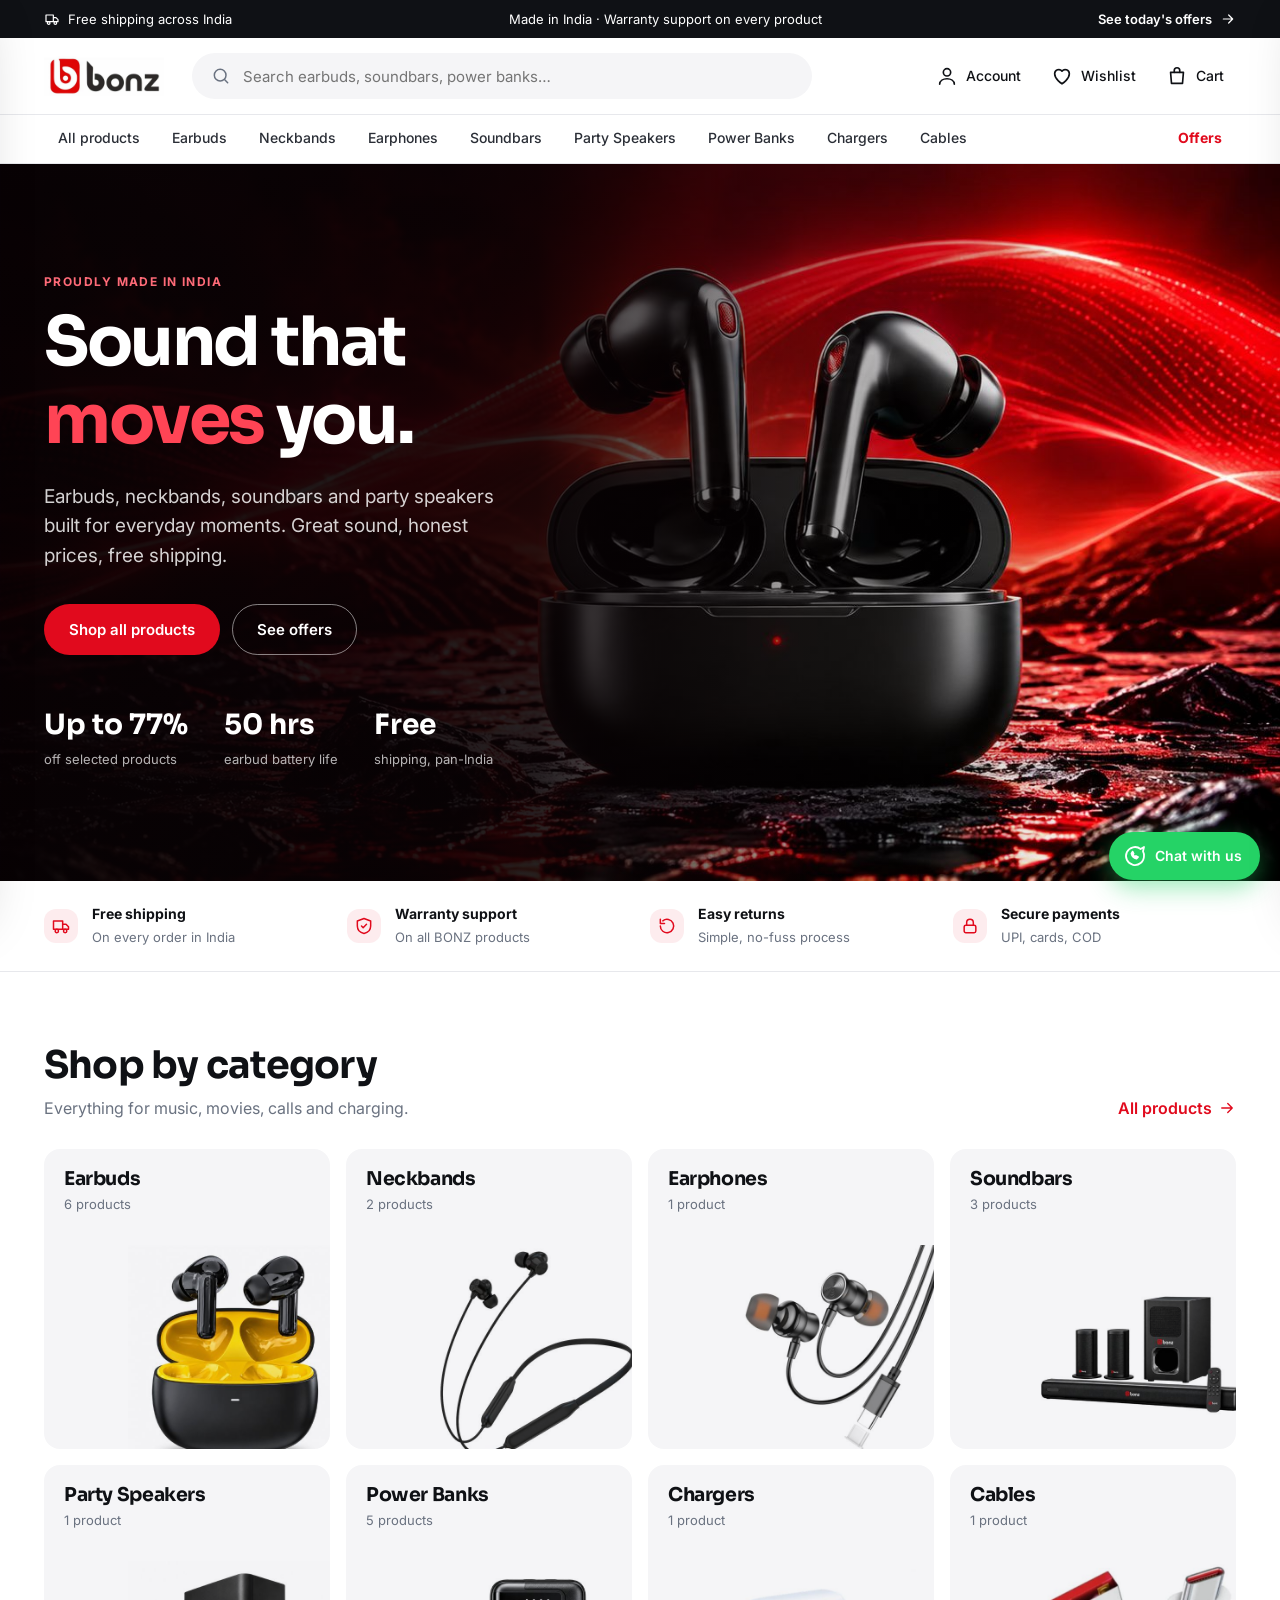
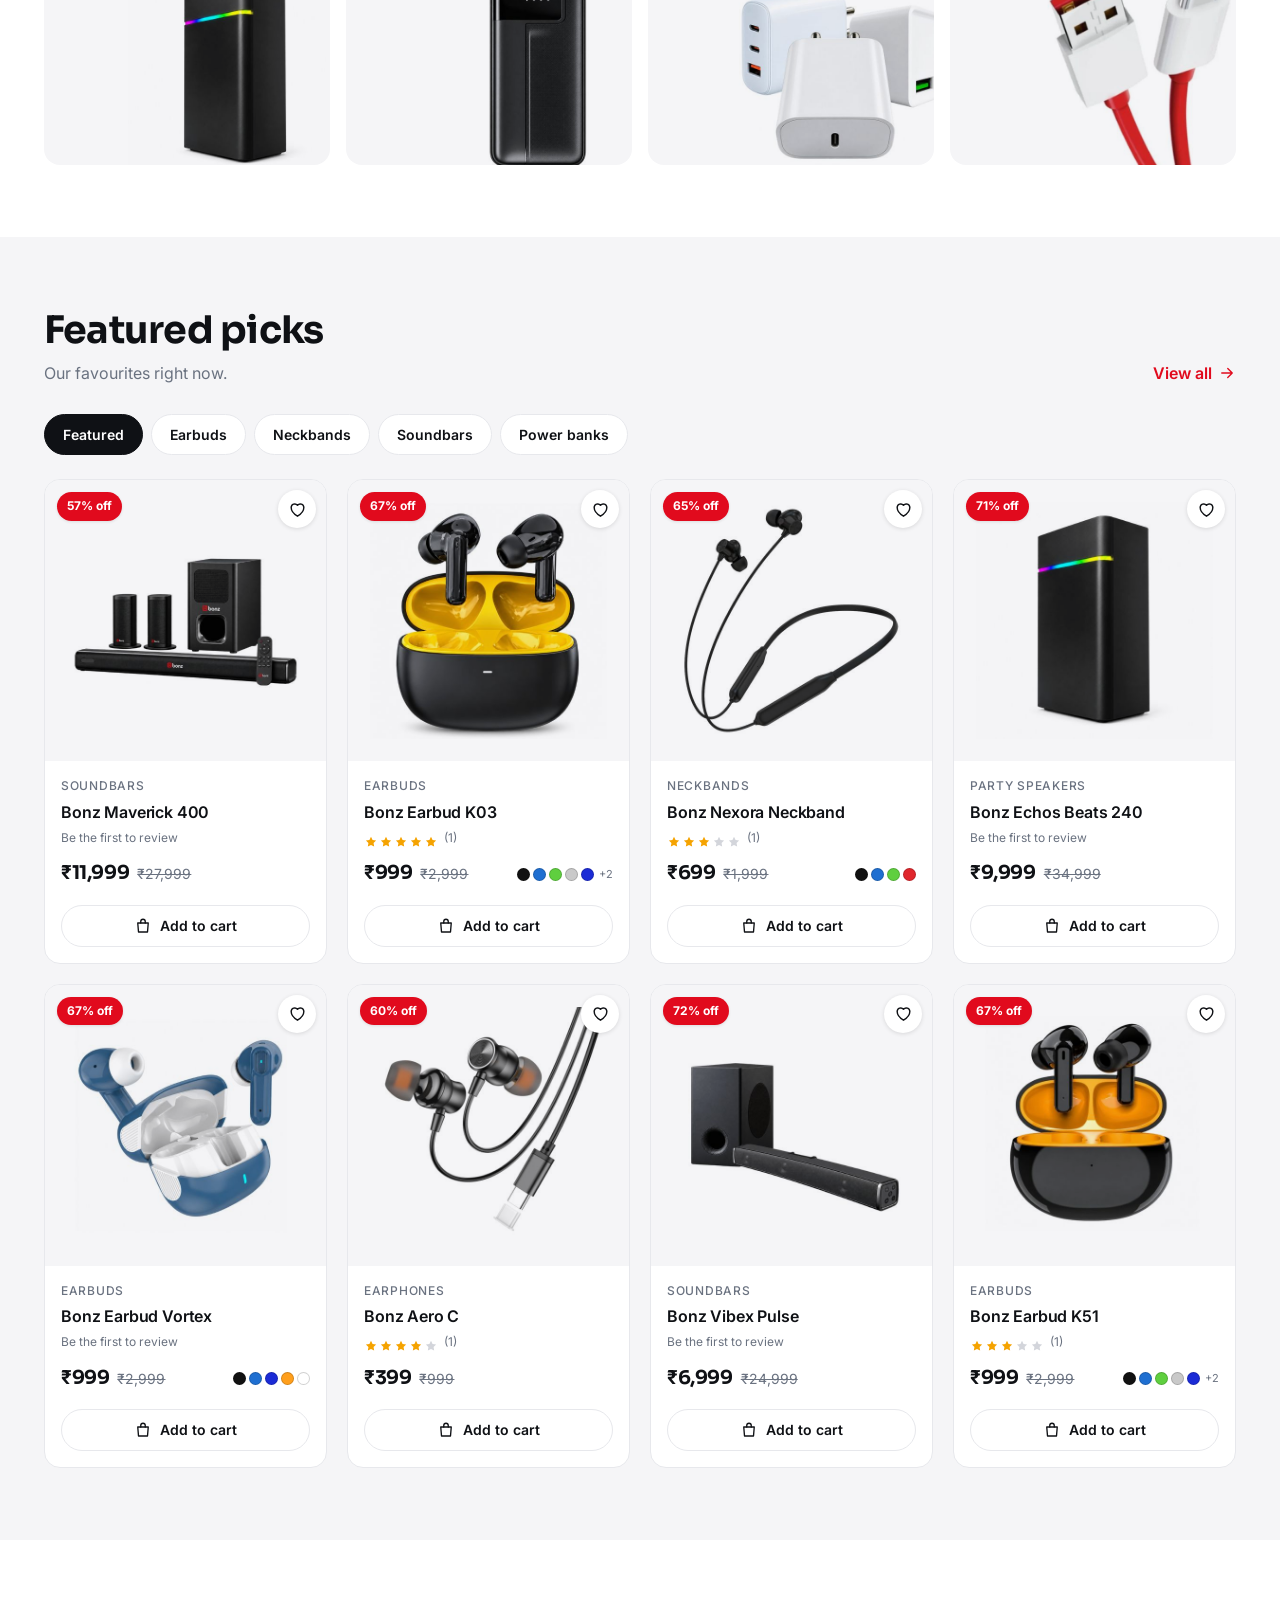
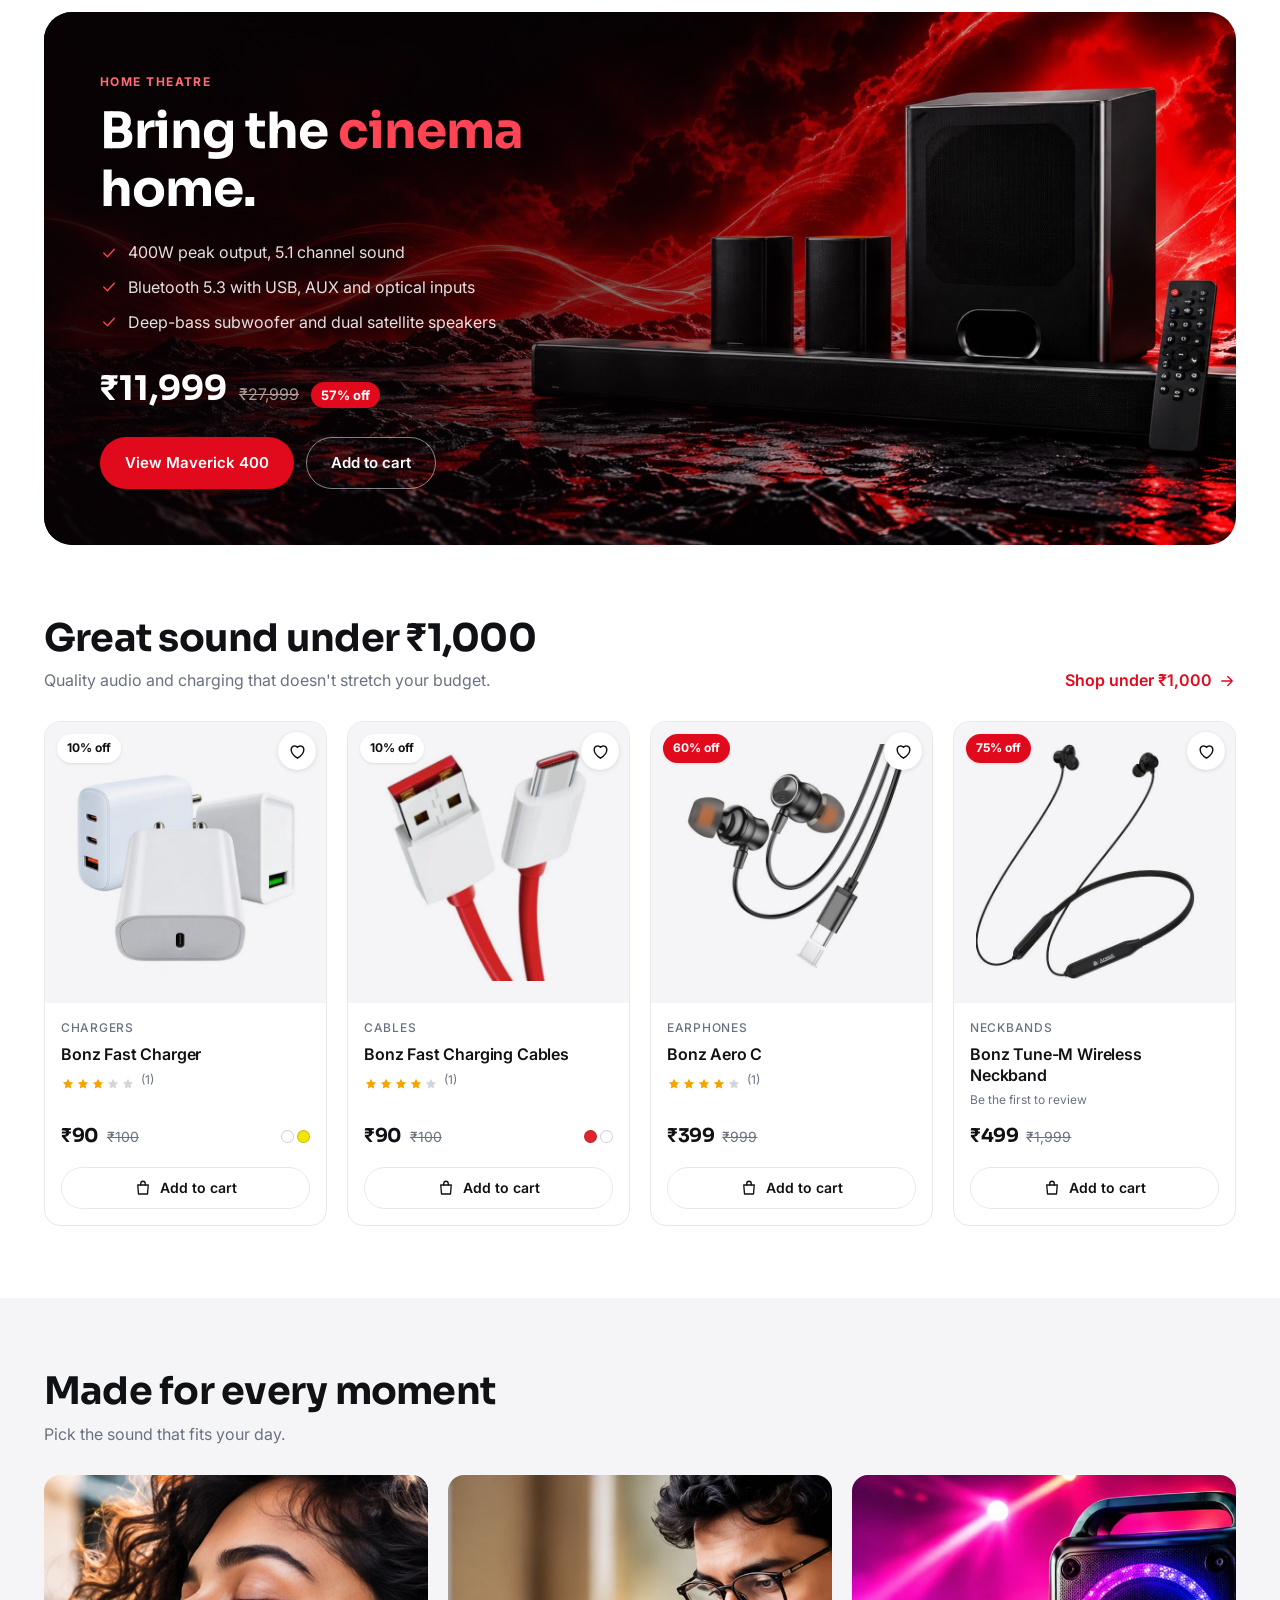
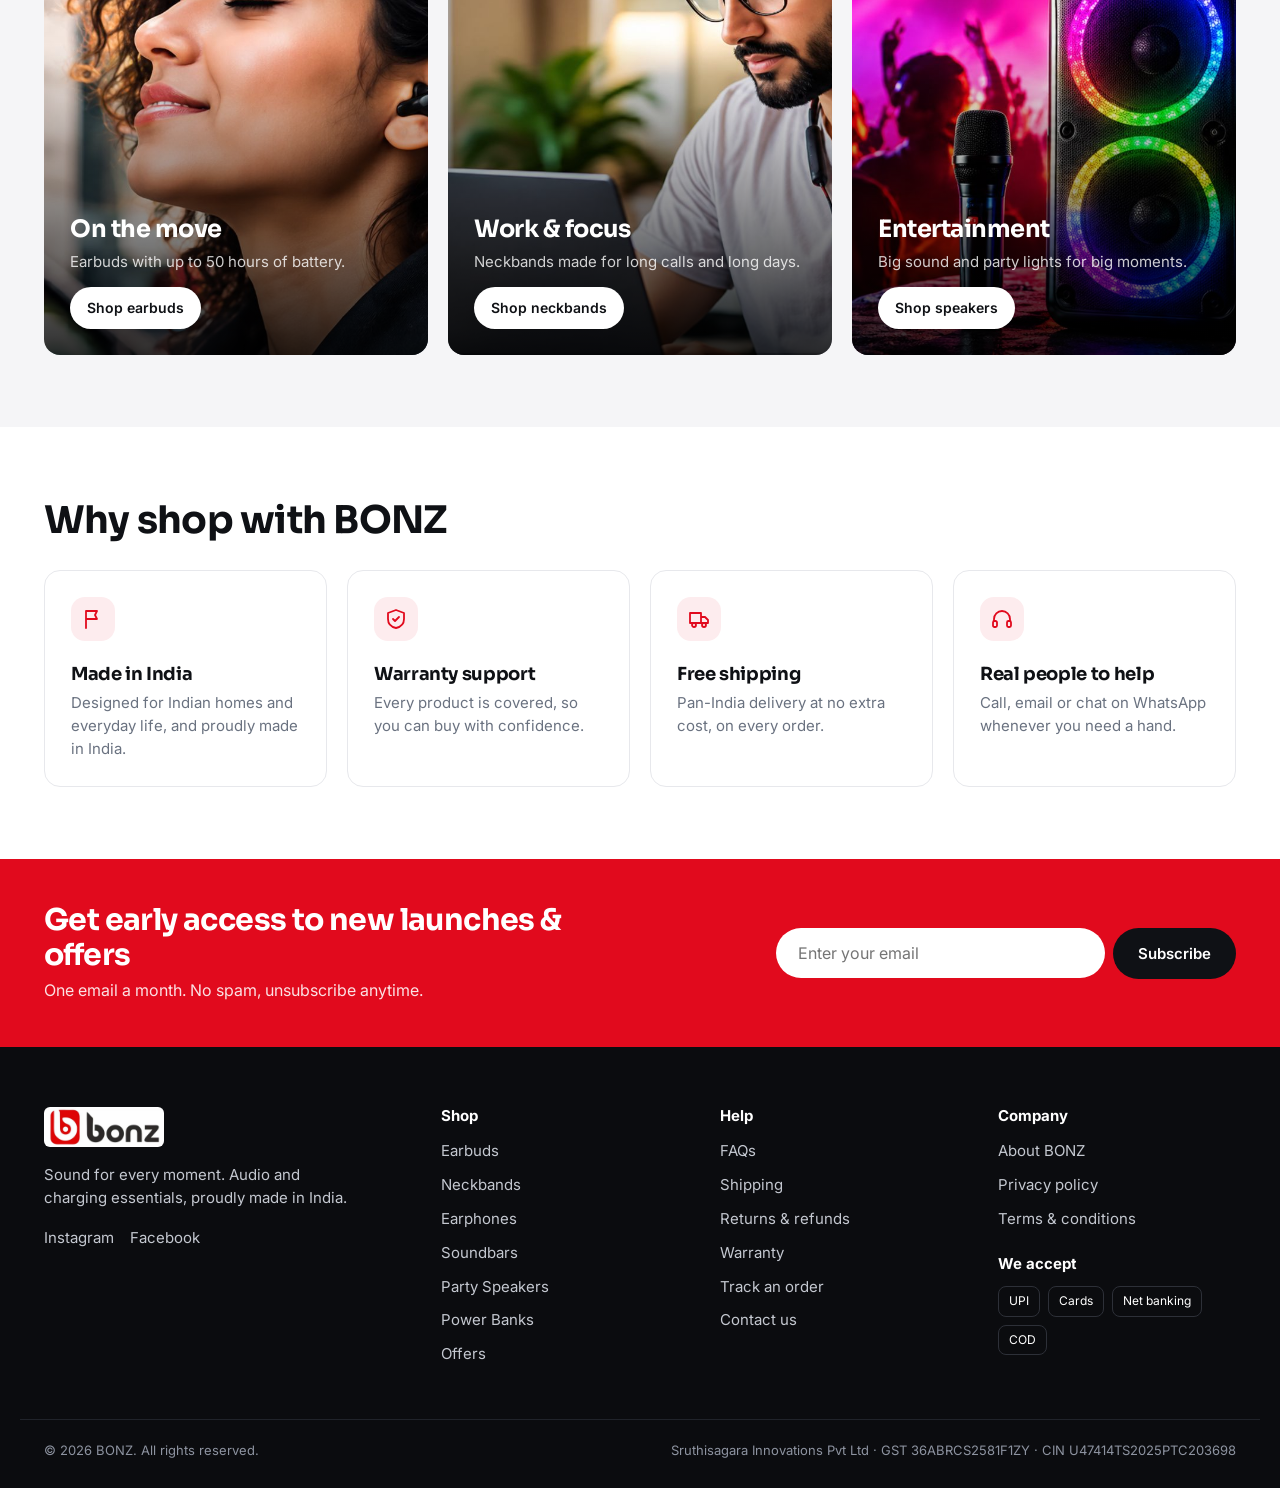
<file: index.html>
<!doctype html>
<html lang="en-IN">
<head>
<meta charset="utf-8">
<meta name="viewport" content="width=device-width, initial-scale=1, viewport-fit=cover">
<title>BONZ | Earbuds, soundbars, speakers and power banks. Made in India</title>
<meta name="description" content="Shop BONZ earbuds, neckbands, soundbars, party speakers, power banks and chargers. Proudly made in India with free shipping across India.">
<meta name="theme-color" content="#e10a1d">
<link rel="icon" href="assets/img/favicon.png" type="image/png">
<meta name="robots" content="noindex, nofollow">
<link rel="preconnect" href="https://fonts.googleapis.com"><link rel="preconnect" href="https://fonts.gstatic.com" crossorigin>
<link href="https://fonts.googleapis.com/css2?family=Inter:wght@400;500;600;700&family=Sora:wght@600;700;800&display=swap" rel="stylesheet">
<link rel="stylesheet" href="assets/css/style.css">
</head>
<body data-page="home">
<a class="sr" href="#main">Skip to content</a>
<div id="site-header"></div>
<main id="main">

<section class="hero"><div class="wrap"><div class="hero-in">
<span class="eyebrow" style="color:#ff6b78">Proudly made in India</span>
<h1>Sound that <em>moves</em> you.</h1>
<p>Earbuds, neckbands, soundbars and party speakers built for everyday moments. Great sound, honest prices, free shipping.</p>
<div class="hero-cta"><a class="btn btn-red" href="shop.html">Shop all products</a><a class="btn btn-outline-w" href="shop.html?sort=discount">See offers</a></div>
<div class="hero-stats"><div><b>Up to 77%</b><span>off selected products</span></div><div><b>50 hrs</b><span>earbud battery life</span></div><div><b>Free</b><span>shipping, pan-India</span></div></div>
</div></div></section>

<section class="trust"><div class="wrap">
<div class="trust-i"><svg class="ic" viewBox="0 0 24 24"><path d="M3 6h11v10H3zM14 10h4l3 3v3h-7"/><circle cx="7" cy="18" r="2"/><circle cx="17" cy="18" r="2"/></svg><span><b>Free shipping</b><small>On every order in India</small></span></div>
<div class="trust-i"><svg class="ic" viewBox="0 0 24 24"><path d="M12 3l8 3v6c0 5-3.5 8-8 9-4.5-1-8-4-8-9V6l8-3z"/><path d="m9 12 2 2 4-4"/></svg><span><b>Warranty support</b><small>On all BONZ products</small></span></div>
<div class="trust-i"><svg class="ic" viewBox="0 0 24 24"><path d="M4 12a8 8 0 1 0 3-6.2"/><path d="M4 4v5h5"/></svg><span><b>Easy returns</b><small>Simple, no-fuss process</small></span></div>
<div class="trust-i"><svg class="ic" viewBox="0 0 24 24"><rect x="5" y="11" width="14" height="9" rx="2"/><path d="M8 11V8a4 4 0 0 1 8 0v3"/></svg><span><b>Secure payments</b><small>UPI, cards, COD</small></span></div>
</div></section>

<section class="sec"><div class="wrap">
<div class="sec-head"><div><h2>Shop by category</h2><p>Everything for music, movies, calls and charging.</p></div><a class="link-arrow" href="shop.html">All products <svg class="ic" viewBox="0 0 24 24"><path d="M5 12h14M13 6l6 6-6 6"/></svg></a></div>
<div class="cats" id="home-cats"></div></div></section>

<section class="sec sec-soft"><div class="wrap">
<div class="sec-head"><div><h2>Featured picks</h2><p>Our favourites right now.</p></div><a class="link-arrow" href="shop.html">View all <svg class="ic" viewBox="0 0 24 24"><path d="M5 12h14M13 6l6 6-6 6"/></svg></a></div>
<div class="chips" id="home-chips"></div>
<div class="grid" id="home-grid"></div></div></section>

<section class="sec"><div class="wrap"><div class="promo"><div class="promo-in">
<span class="eyebrow" style="color:#ff6b78">Home theatre</span>
<h2>Bring the <em>cinema</em> home.</h2>
<ul><li><svg class="ic" viewBox="0 0 24 24"><path d="m5 12 5 5 9-10"/></svg>400W peak output, 5.1 channel sound</li><li><svg class="ic" viewBox="0 0 24 24"><path d="m5 12 5 5 9-10"/></svg>Bluetooth 5.3 with USB, AUX and optical inputs</li><li><svg class="ic" viewBox="0 0 24 24"><path d="m5 12 5 5 9-10"/></svg>Deep-bass subwoofer and dual satellite speakers</li></ul>
<div class="pr" id="promo-price"></div>
<div class="hero-cta"><a class="btn btn-red" id="promo-link" href="shop.html?cat=soundbars">View Maverick 400</a><button class="btn btn-outline-w" id="promo-add">Add to cart</button></div>
</div></div></div></section>

<section class="sec" style="padding-top:0"><div class="wrap">
<div class="sec-head"><div><h2>Great sound under ₹1,000</h2><p>Quality audio and charging that doesn't stretch your budget.</p></div><a class="link-arrow" href="shop.html?max=999&sort=price-asc">Shop under ₹1,000 <svg class="ic" viewBox="0 0 24 24"><path d="M5 12h14M13 6l6 6-6 6"/></svg></a></div>
<div class="grid" id="home-value"></div></div></section>

<section class="sec sec-soft"><div class="wrap">
<div class="sec-head"><div><h2>Made for every moment</h2><p>Pick the sound that fits your day.</p></div></div>
<div class="tiles">
<a class="tile" href="shop.html?cat=earbuds"><img loading="lazy" src="assets/img/buds.jpg" alt="" style="object-position:70% center"><div><h3>On the move</h3><p>Earbuds with up to 50 hours of battery.</p><span class="btn btn-light btn-sm">Shop earbuds</span></div></a>
<a class="tile" href="shop.html?cat=neckbands"><img loading="lazy" src="assets/img/nb-1.jpg" alt="" style="object-position:60% center"><div><h3>Work &amp; focus</h3><p>Neckbands made for long calls and long days.</p><span class="btn btn-light btn-sm">Shop neckbands</span></div></a>
<a class="tile" href="shop.html?cat=party-speakers"><img loading="lazy" src="assets/img/sound.jpg" alt="" style="object-position:75% center"><div><h3>Entertainment</h3><p>Big sound and party lights for big moments.</p><span class="btn btn-light btn-sm">Shop speakers</span></div></a>
</div></div></section>

<section class="sec"><div class="wrap">
<div class="sec-head"><div><h2>Why shop with BONZ</h2></div></div>
<div class="why">
<div><svg class="ic" viewBox="0 0 24 24"><path d="M5 21V4M5 4h11l-2 4 2 4H5"/></svg><h3>Made in India</h3><p>Designed for Indian homes and everyday life, and proudly made in India.</p></div>
<div><svg class="ic" viewBox="0 0 24 24"><path d="M12 3l8 3v6c0 5-3.5 8-8 9-4.5-1-8-4-8-9V6l8-3z"/><path d="m9 12 2 2 4-4"/></svg><h3>Warranty support</h3><p>Every product is covered, so you can buy with confidence.</p></div>
<div><svg class="ic" viewBox="0 0 24 24"><path d="M3 6h11v10H3zM14 10h4l3 3v3h-7"/><circle cx="7" cy="18" r="2"/><circle cx="17" cy="18" r="2"/></svg><h3>Free shipping</h3><p>Pan-India delivery at no extra cost, on every order.</p></div>
<div><svg class="ic" viewBox="0 0 24 24"><path d="M4 14v-2a8 8 0 0 1 16 0v2"/><rect x="3" y="14" width="4" height="6" rx="1.5"/><rect x="17" y="14" width="4" height="6" rx="1.5"/></svg><h3>Real people to help</h3><p>Call, email or chat on WhatsApp whenever you need a hand.</p></div>
</div></div></section>

</main>
<div id="site-footer"></div>
<script src="assets/js/data.js"></script>
<script src="assets/js/app.js"></script>
<script src="assets/js/pages.js"></script>
</body>
</html>
</file>
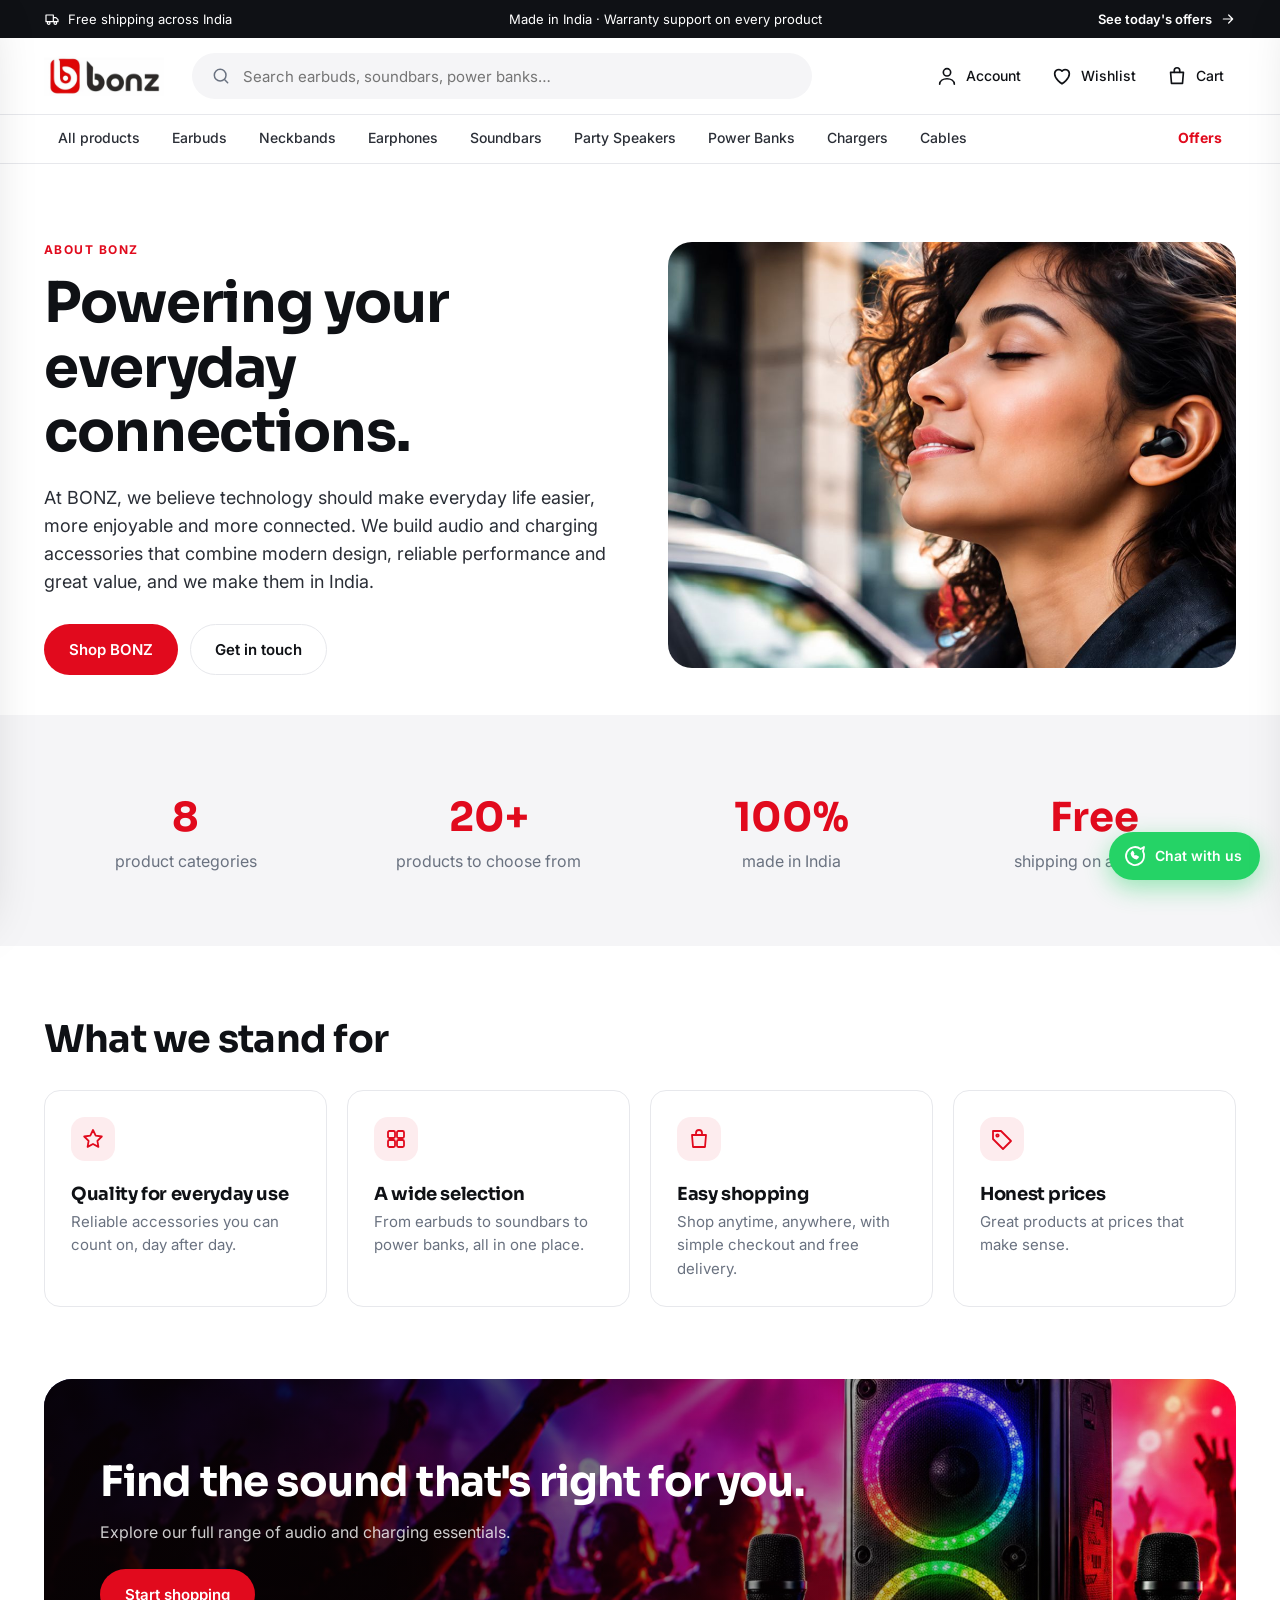
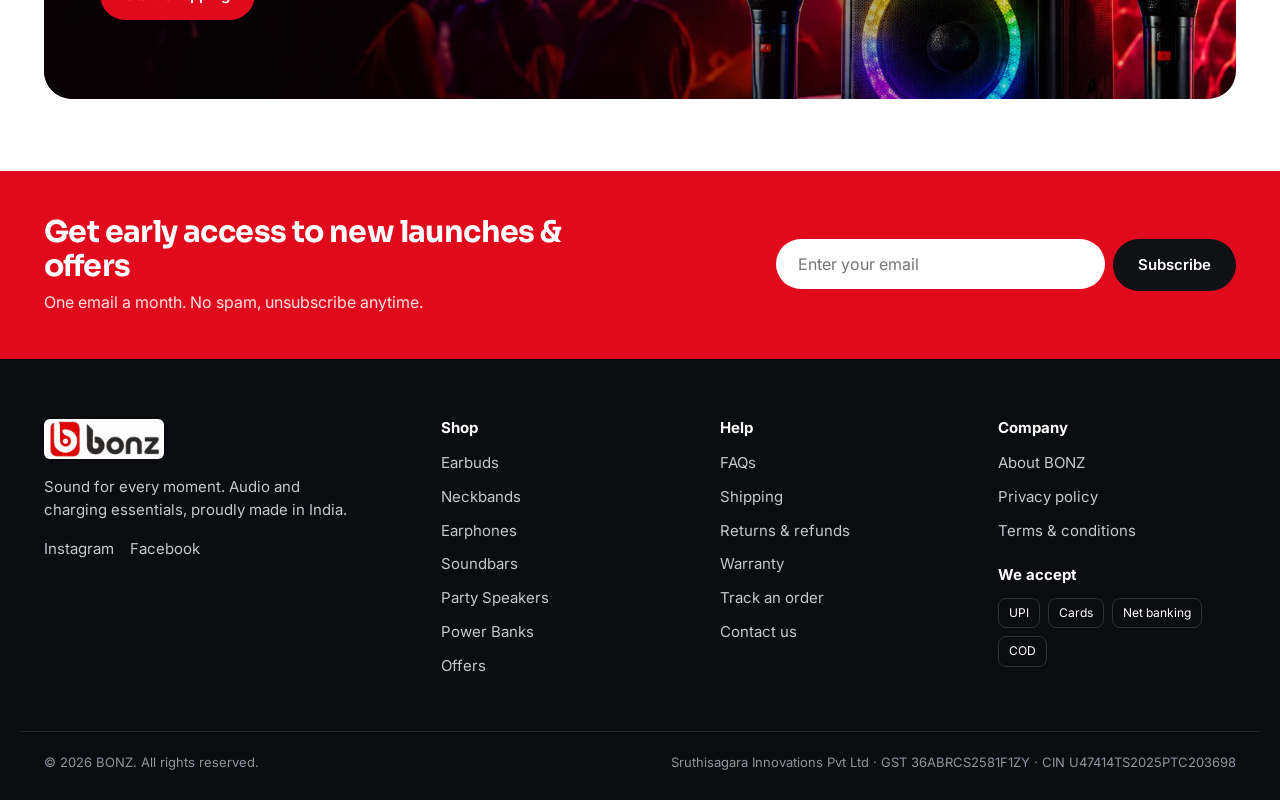
<file: about.html>
<!doctype html>
<html lang="en-IN">
<head>
<meta charset="utf-8">
<meta name="viewport" content="width=device-width, initial-scale=1, viewport-fit=cover">
<title>About BONZ | Made in India audio and charging</title>
<meta name="description" content="BONZ makes everyday audio and charging accessories, proudly made in India.">
<meta name="theme-color" content="#e10a1d">
<link rel="icon" href="assets/img/favicon.png" type="image/png">
<meta name="robots" content="noindex, nofollow">
<link rel="preconnect" href="https://fonts.googleapis.com"><link rel="preconnect" href="https://fonts.gstatic.com" crossorigin>
<link href="https://fonts.googleapis.com/css2?family=Inter:wght@400;500;600;700&family=Sora:wght@600;700;800&display=swap" rel="stylesheet">
<link rel="stylesheet" href="assets/css/style.css">
</head>
<body data-page="about">
<a class="sr" href="#main">Skip to content</a>
<div id="site-header"></div>
<main id="main">

<section class="sec" style="padding-bottom:40px"><div class="wrap two"><div><span class="eyebrow">About BONZ</span><h1 style="font-size:clamp(34px,4.6vw,56px)">Powering your everyday connections.</h1>
<p style="color:var(--ink-2);font-size:18px;margin-top:20px">At BONZ, we believe technology should make everyday life easier, more enjoyable and more connected. We build audio and charging accessories that combine modern design, reliable performance and great value, and we make them in India.</p>
<div class="hero-cta" style="margin-top:28px"><a class="btn btn-red" href="shop.html">Shop BONZ</a><a class="btn btn-ghost" href="contact.html">Get in touch</a></div></div>
<img src="assets/img/buds.jpg" alt="Listening to BONZ earbuds" style="object-position:70% center"></div></section>
<section class="sec sec-soft"><div class="wrap"><div class="stats"><div><b>8</b><span>product categories</span></div><div><b>20+</b><span>products to choose from</span></div><div><b>100%</b><span>made in India</span></div><div><b>Free</b><span>shipping on all orders</span></div></div></div></section>
<section class="sec"><div class="wrap"><div class="sec-head"><div><h2>What we stand for</h2></div></div>
<div class="why">
<div><svg class="ic" viewBox="0 0 24 24"><path d="M12 3l2.7 5.6 6.1.9-4.4 4.3 1 6.1L12 17l-5.4 2.9 1-6.1L3.2 9.5l6.1-.9z"/></svg><h3>Quality for everyday use</h3><p>Reliable accessories you can count on, day after day.</p></div>
<div><svg class="ic" viewBox="0 0 24 24"><rect x="4" y="4" width="7" height="7" rx="1.5"/><rect x="13" y="4" width="7" height="7" rx="1.5"/><rect x="4" y="13" width="7" height="7" rx="1.5"/><rect x="13" y="13" width="7" height="7" rx="1.5"/></svg><h3>A wide selection</h3><p>From earbuds to soundbars to power banks, all in one place.</p></div>
<div><svg class="ic" viewBox="0 0 24 24"><path d="M5 8h14l-1 12H6L5 8z"/><path d="M9 8V6a3 3 0 0 1 6 0v2"/></svg><h3>Easy shopping</h3><p>Shop anytime, anywhere, with simple checkout and free delivery.</p></div>
<div><svg class="ic" viewBox="0 0 24 24"><path d="M3 12V4h8l10 10-8 8L3 12z"/><circle cx="7.5" cy="8.5" r="1.2"/></svg><h3>Honest prices</h3><p>Great products at prices that make sense.</p></div>
</div></div></section>
<section class="sec" style="padding-top:0"><div class="wrap"><div class="promo" style="background-image:url(assets/img/sound.jpg);min-height:320px;grid-template-columns:1fr"><div class="promo-in"><h2 style="font-size:clamp(28px,3.4vw,42px)">Find the sound that's right for you.</h2><p style="margin:14px 0 24px;color:rgba(255,255,255,.8)">Explore our full range of audio and charging essentials.</p><a class="btn btn-red" href="shop.html">Start shopping</a></div></div></div></section>
</main>
<div id="site-footer"></div>
<script src="assets/js/data.js"></script>
<script src="assets/js/app.js"></script>
<script src="assets/js/pages.js"></script>
</body>
</html>
</file>
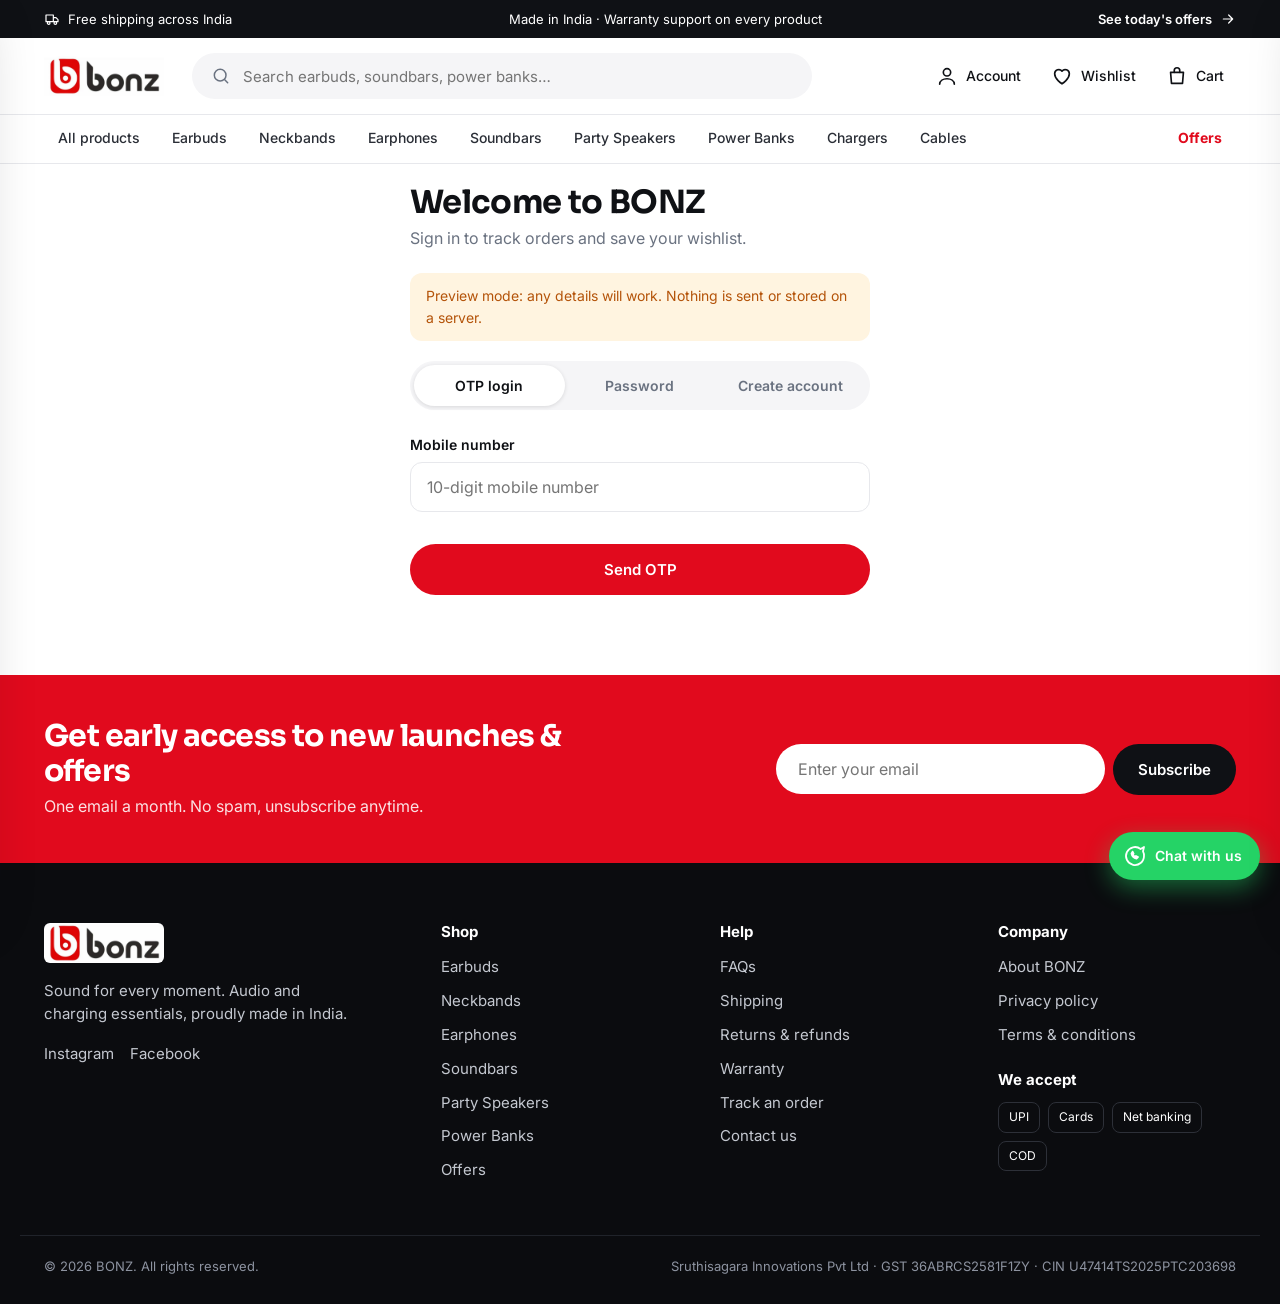
<file: account.html>
<!doctype html>
<html lang="en-IN">
<head>
<meta charset="utf-8">
<meta name="viewport" content="width=device-width, initial-scale=1, viewport-fit=cover">
<title>My account | BONZ</title>
<meta name="description" content="Sign in to your BONZ account.">
<meta name="theme-color" content="#e10a1d">
<link rel="icon" href="assets/img/favicon.png" type="image/png">
<meta name="robots" content="noindex, nofollow">
<link rel="preconnect" href="https://fonts.googleapis.com"><link rel="preconnect" href="https://fonts.gstatic.com" crossorigin>
<link href="https://fonts.googleapis.com/css2?family=Inter:wght@400;500;600;700&family=Sora:wght@600;700;800&display=swap" rel="stylesheet">
<link rel="stylesheet" href="assets/css/style.css">
</head>
<body data-page="account">
<a class="sr" href="#main">Skip to content</a>
<div id="site-header"></div>
<main id="main">
<div class="wrap" id="acc-root"></div>
</main>
<div id="site-footer"></div>
<script src="assets/js/data.js"></script>
<script src="assets/js/app.js"></script>
<script src="assets/js/pages.js"></script>
</body>
</html>
</file>
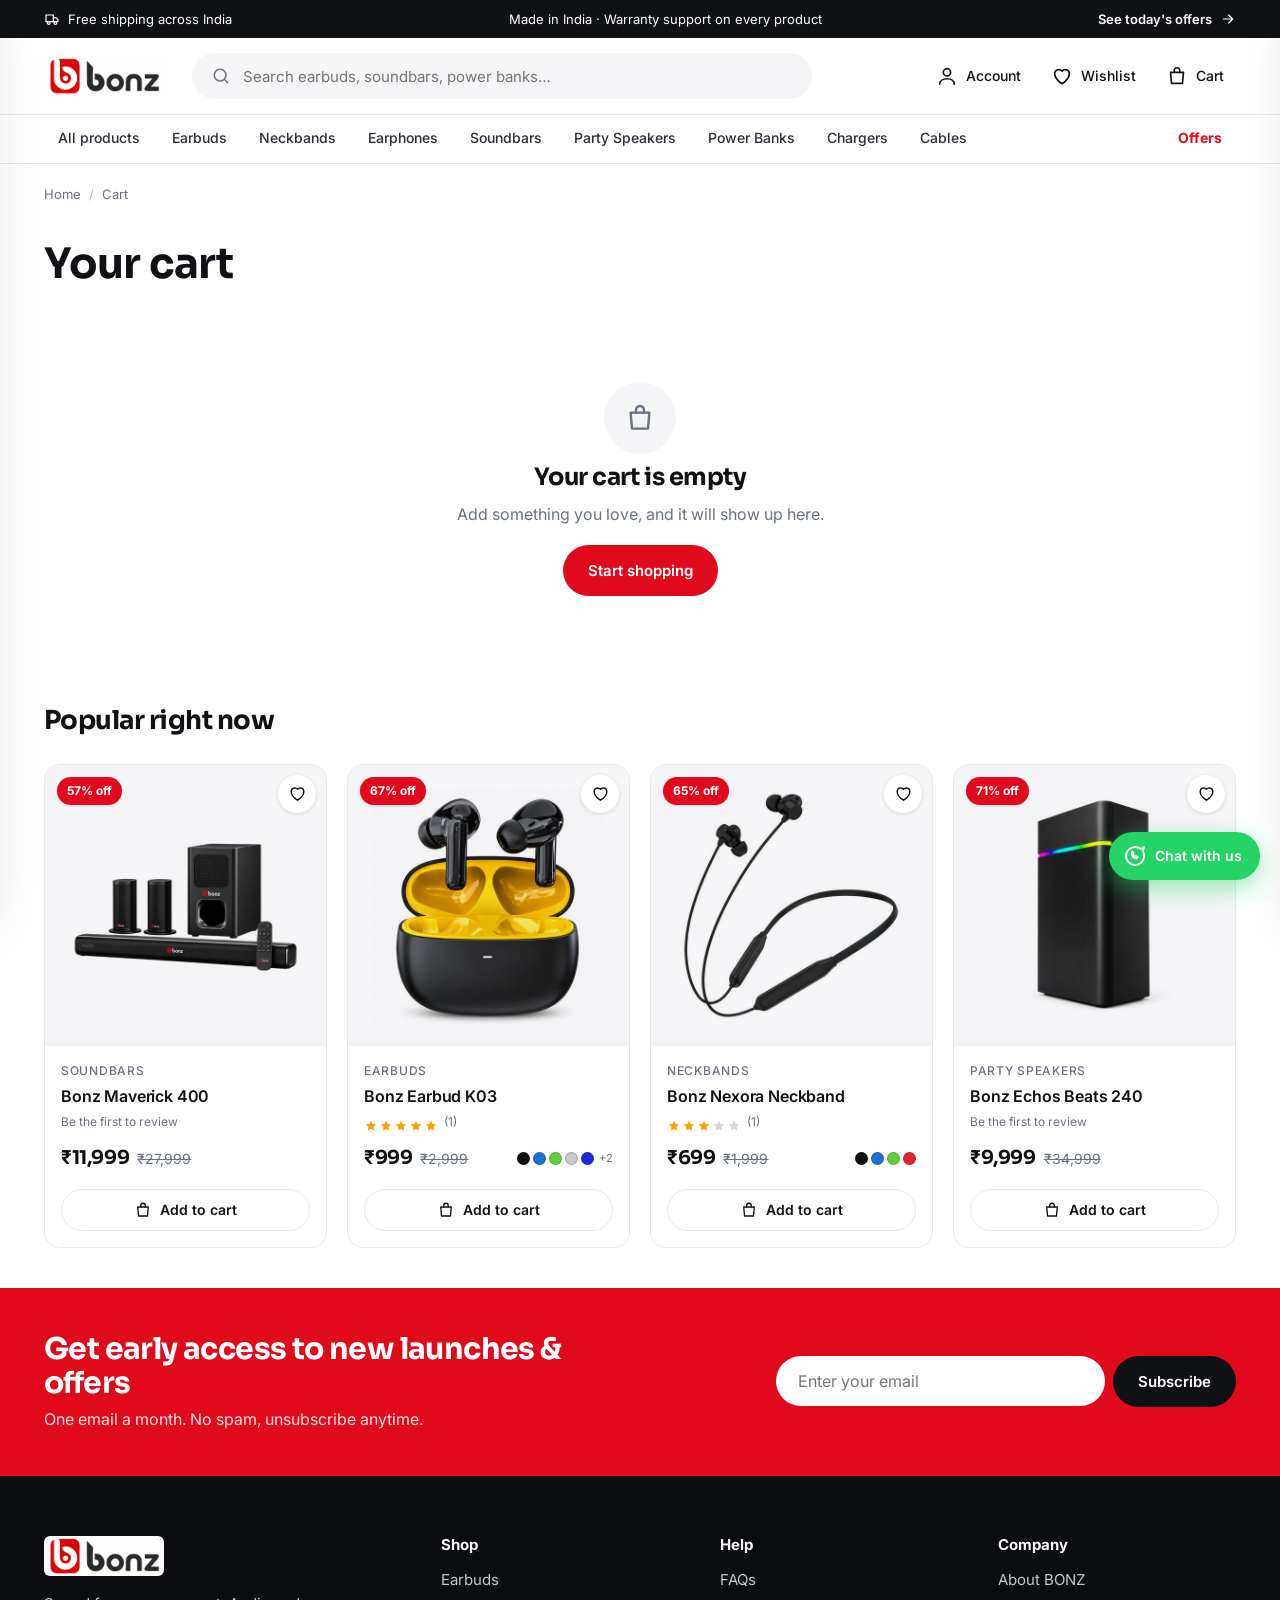
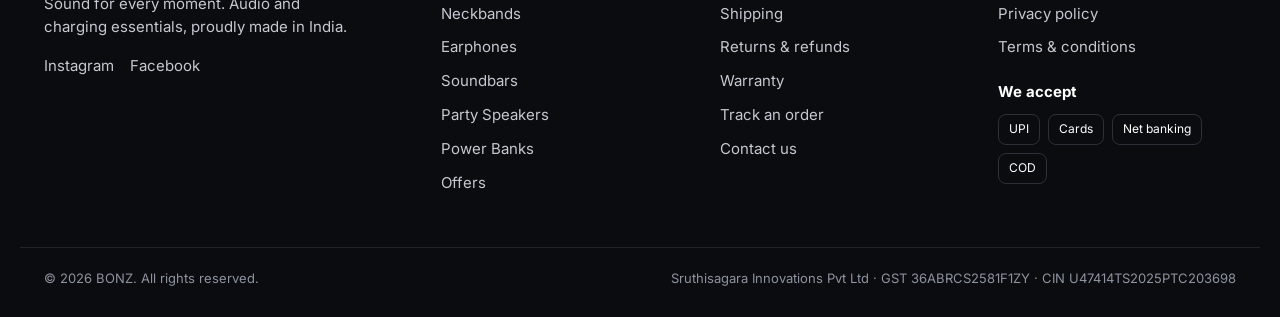
<file: cart.html>
<!doctype html>
<html lang="en-IN">
<head>
<meta charset="utf-8">
<meta name="viewport" content="width=device-width, initial-scale=1, viewport-fit=cover">
<title>Your cart | BONZ</title>
<meta name="description" content="Review the items in your BONZ cart.">
<meta name="theme-color" content="#e10a1d">
<link rel="icon" href="assets/img/favicon.png" type="image/png">
<meta name="robots" content="noindex, nofollow">
<link rel="preconnect" href="https://fonts.googleapis.com"><link rel="preconnect" href="https://fonts.gstatic.com" crossorigin>
<link href="https://fonts.googleapis.com/css2?family=Inter:wght@400;500;600;700&family=Sora:wght@600;700;800&display=swap" rel="stylesheet">
<link rel="stylesheet" href="assets/css/style.css">
</head>
<body data-page="cart">
<a class="sr" href="#main">Skip to content</a>
<div id="site-header"></div>
<main id="main">

<div class="wrap"><nav class="crumbs" aria-label="Breadcrumb"><a href="index.html">Home</a><span>Cart</span></nav>
<div class="page-title"><div><h1>Your cart</h1></div></div><div id="cart-root"></div></div>
</main>
<div id="site-footer"></div>
<script src="assets/js/data.js"></script>
<script src="assets/js/app.js"></script>
<script src="assets/js/pages.js"></script>
</body>
</html>
</file>
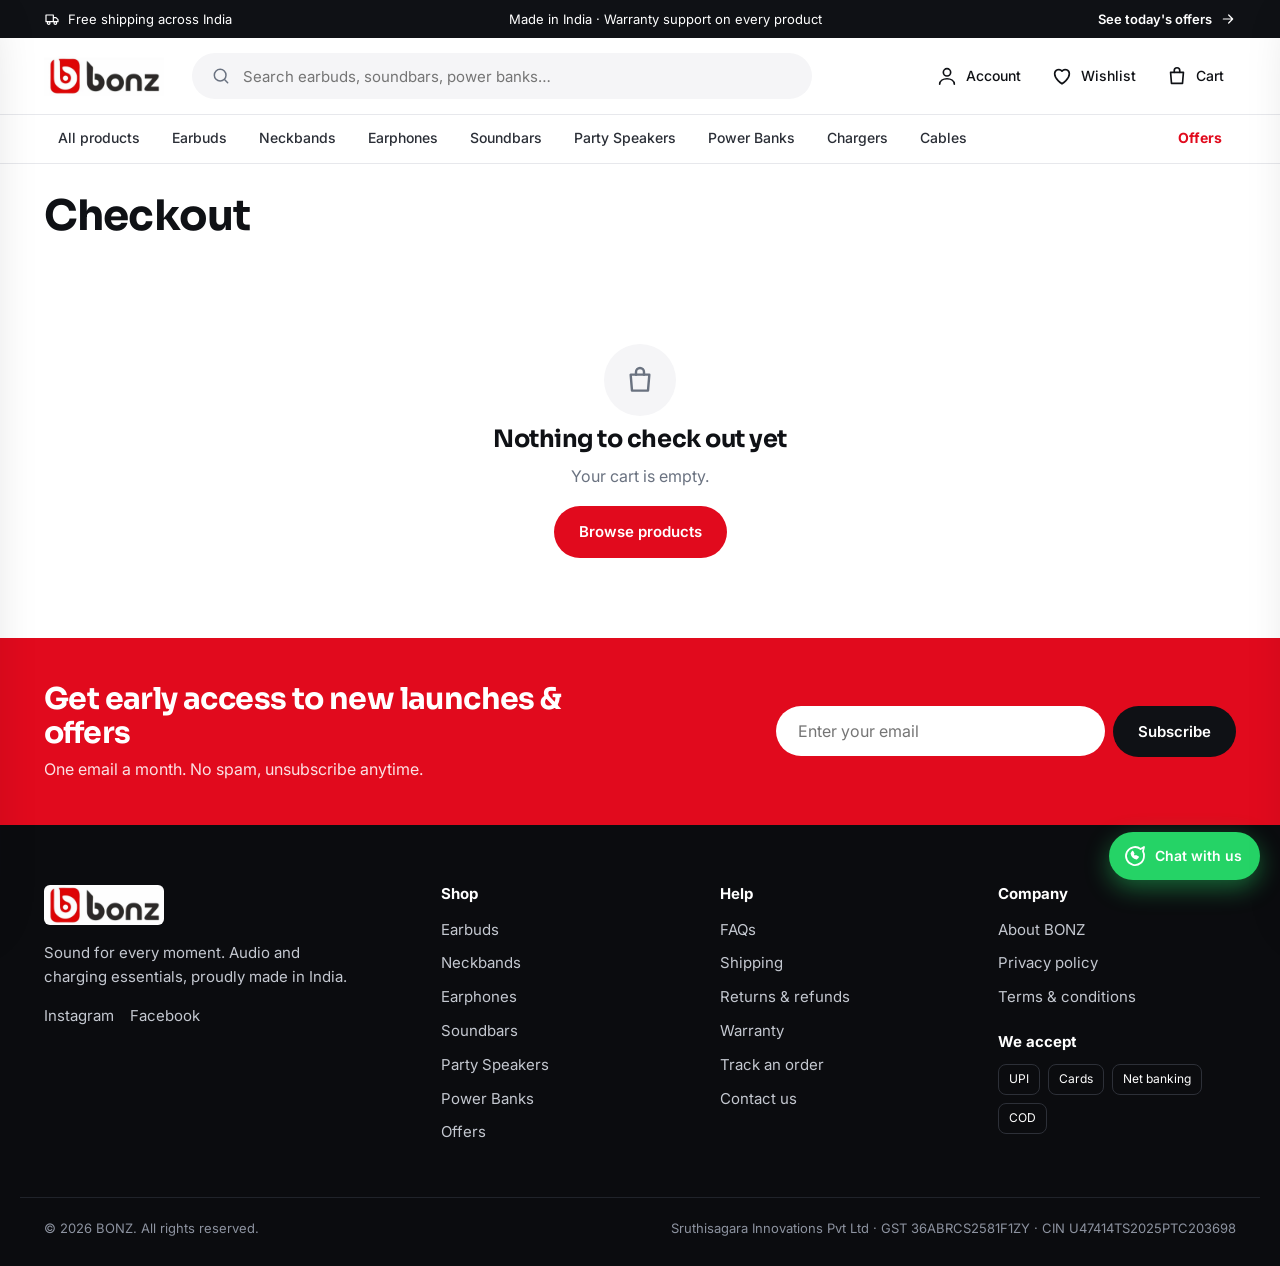
<file: checkout.html>
<!doctype html>
<html lang="en-IN">
<head>
<meta charset="utf-8">
<meta name="viewport" content="width=device-width, initial-scale=1, viewport-fit=cover">
<title>Checkout | BONZ</title>
<meta name="description" content="Secure checkout.">
<meta name="theme-color" content="#e10a1d">
<link rel="icon" href="assets/img/favicon.png" type="image/png">
<meta name="robots" content="noindex, nofollow">
<link rel="preconnect" href="https://fonts.googleapis.com"><link rel="preconnect" href="https://fonts.gstatic.com" crossorigin>
<link href="https://fonts.googleapis.com/css2?family=Inter:wght@400;500;600;700&family=Sora:wght@600;700;800&display=swap" rel="stylesheet">
<link rel="stylesheet" href="assets/css/style.css">
</head>
<body data-page="checkout">
<a class="sr" href="#main">Skip to content</a>
<div id="site-header"></div>
<main id="main">

<div class="wrap"><div class="page-title"><div><h1>Checkout</h1></div></div><div id="co-root"></div></div>
</main>
<div id="site-footer"></div>
<script src="assets/js/data.js"></script>
<script src="assets/js/app.js"></script>
<script src="assets/js/pages.js"></script>
</body>
</html>
</file>
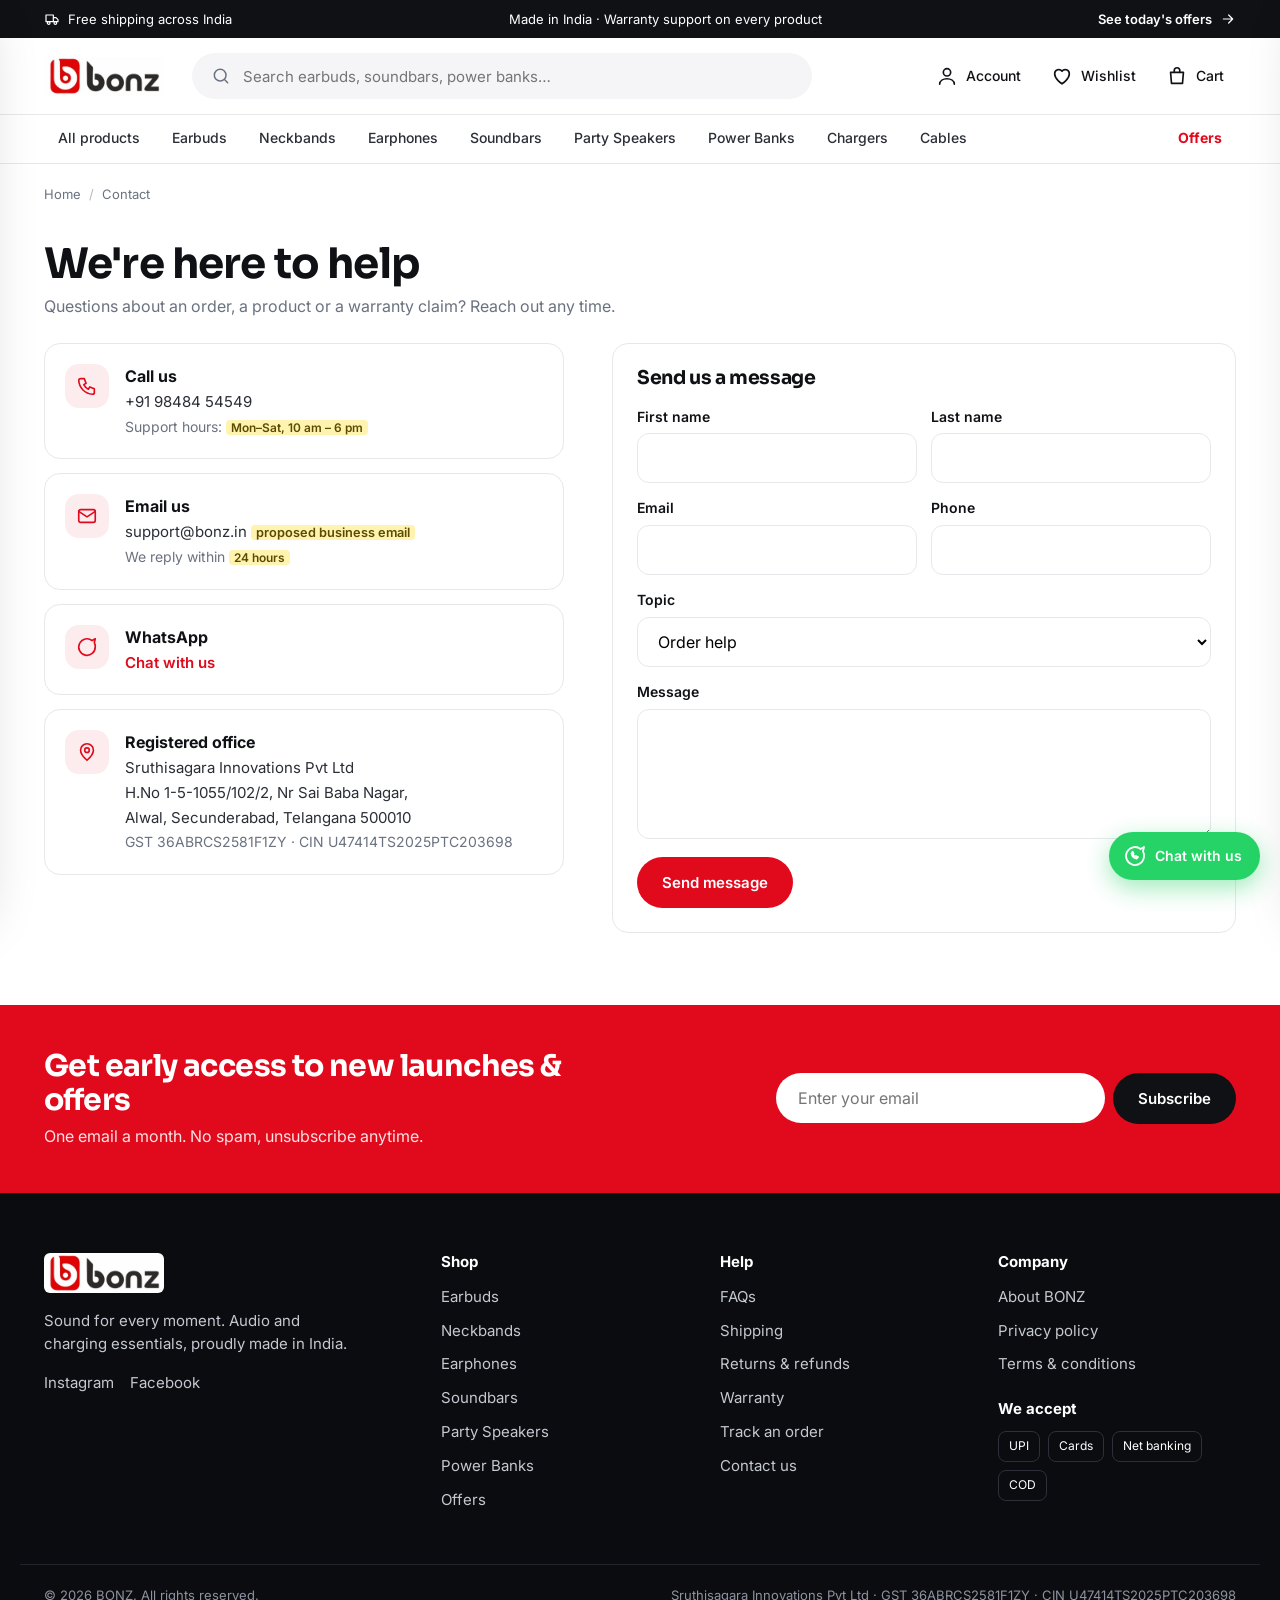
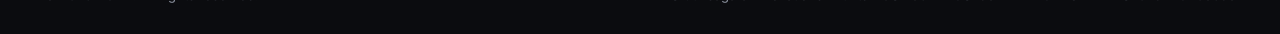
<file: contact.html>
<!doctype html>
<html lang="en-IN">
<head>
<meta charset="utf-8">
<meta name="viewport" content="width=device-width, initial-scale=1, viewport-fit=cover">
<title>Contact BONZ | Customer support</title>
<meta name="description" content="Get in touch with the BONZ team by phone, email, WhatsApp or the contact form.">
<meta name="theme-color" content="#e10a1d">
<link rel="icon" href="assets/img/favicon.png" type="image/png">
<meta name="robots" content="noindex, nofollow">
<link rel="preconnect" href="https://fonts.googleapis.com"><link rel="preconnect" href="https://fonts.gstatic.com" crossorigin>
<link href="https://fonts.googleapis.com/css2?family=Inter:wght@400;500;600;700&family=Sora:wght@600;700;800&display=swap" rel="stylesheet">
<link rel="stylesheet" href="assets/css/style.css">
</head>
<body data-page="contact">
<a class="sr" href="#main">Skip to content</a>
<div id="site-header"></div>
<main id="main">

<div class="wrap"><nav class="crumbs" aria-label="Breadcrumb"><a href="index.html">Home</a><span>Contact</span></nav>
<div class="page-title"><div><h1>We're here to help</h1><p>Questions about an order, a product or a warranty claim? Reach out any time.</p></div></div>
<div class="contact-grid"><div>
<div class="info-card"><svg class="ic" viewBox="0 0 24 24"><path d="M5 4h4l2 5-2.5 1.5a11 11 0 0 0 5 5L15 13l5 2v4a2 2 0 0 1-2 2A16 16 0 0 1 3 6a2 2 0 0 1 2-2z"/></svg><div><b>Call us</b><span>+91 98484 54549</span><br><span style="color:var(--muted);font-size:14px">Support hours: <mark class="tbc">Mon–Sat, 10 am – 6 pm</mark></span></div></div>
<div class="info-card"><svg class="ic" viewBox="0 0 24 24"><rect x="3" y="5" width="18" height="14" rx="2"/><path d="m3 7 9 6 9-6"/></svg><div><b>Email us</b><span>support@bonz.in <mark class="tbc">proposed business email</mark></span><br><span style="color:var(--muted);font-size:14px">We reply within <mark class="tbc">24 hours</mark></span></div></div>
<div class="info-card"><svg class="ic" viewBox="0 0 24 24"><path d="M21 12a9 9 0 1 1-3.4-7L21 3l-1 4.3A9 9 0 0 1 21 12z"/></svg><div><b>WhatsApp</b><span><a href="https://wa.me/919848454549" target="_blank" rel="noopener" style="color:var(--red);font-weight:600">Chat with us</a></span></div></div>
<div class="info-card"><svg class="ic" viewBox="0 0 24 24"><path d="M12 21s7-6.2 7-11a7 7 0 0 0-14 0c0 4.8 7 11 7 11z"/><circle cx="12" cy="10" r="2.5"/></svg><div><b>Registered office</b><span>Sruthisagara Innovations Pvt Ltd<br>H.No 1-5-1055/102/2, Nr Sai Baba Nagar,<br>Alwal, Secunderabad, Telangana 500010</span><br><span style="color:var(--muted);font-size:14px">GST 36ABRCS2581F1ZY · CIN U47414TS2025PTC203698</span></div></div>
</div>
<form class="panel" id="cform"><h2>Send us a message</h2><div class="form-ok" id="cok" hidden>Thank you! Your message was received (preview only, nothing was sent).</div>
<div class="form-grid"><div class="fld"><label for="c1">First name</label><input id="c1" required autocomplete="given-name"></div><div class="fld"><label for="c2">Last name</label><input id="c2" required autocomplete="family-name"></div><div class="fld"><label for="c3">Email</label><input id="c3" type="email" required autocomplete="email"></div><div class="fld"><label for="c4">Phone</label><input id="c4" type="tel" autocomplete="tel"></div>
<div class="fld full"><label for="c5">Topic</label><select id="c5"><option>Order help</option><option>Product question</option><option>Returns &amp; refunds</option><option>Warranty claim</option><option>Something else</option></select></div>
<div class="fld full"><label for="c6">Message</label><textarea id="c6" required></textarea></div></div><button class="btn btn-red" style="margin-top:18px">Send message</button></form></div></div>
</main>
<div id="site-footer"></div>
<script src="assets/js/data.js"></script>
<script src="assets/js/app.js"></script>
<script src="assets/js/pages.js"></script>
</body>
</html>
</file>
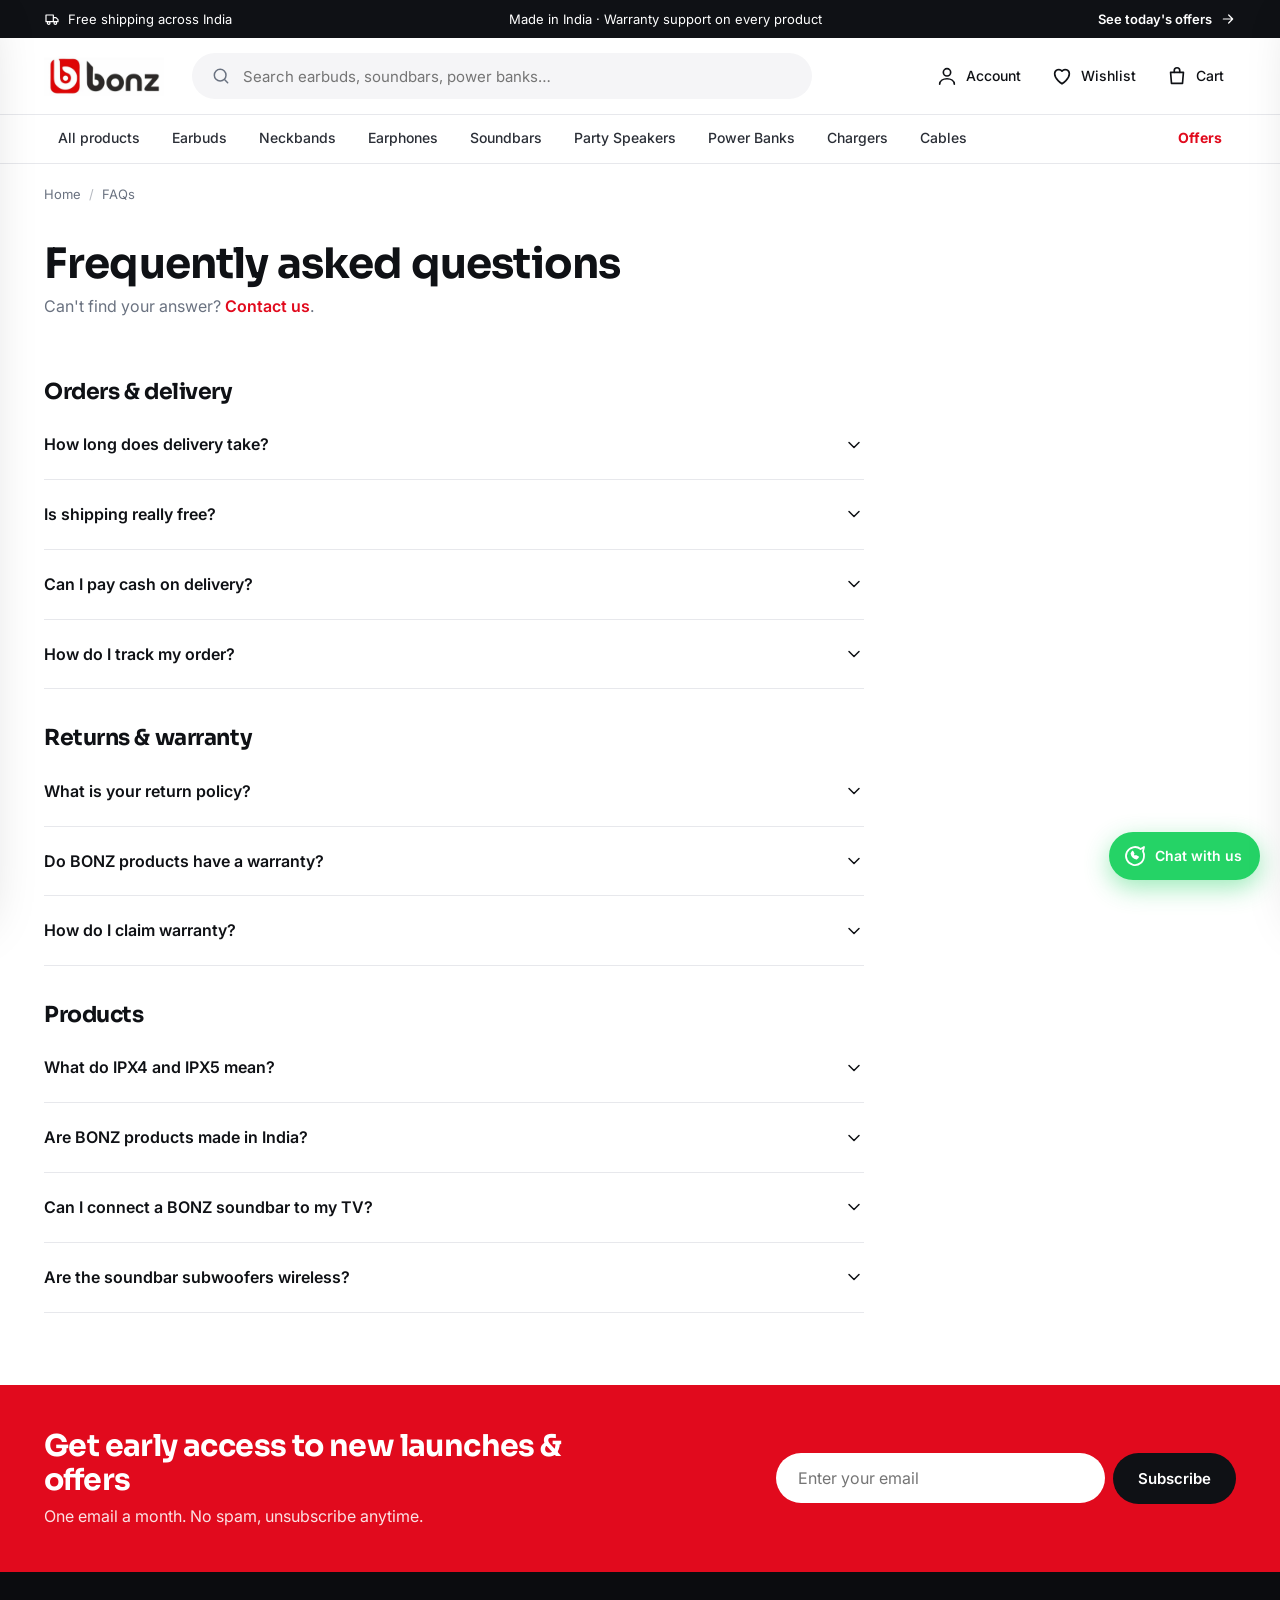
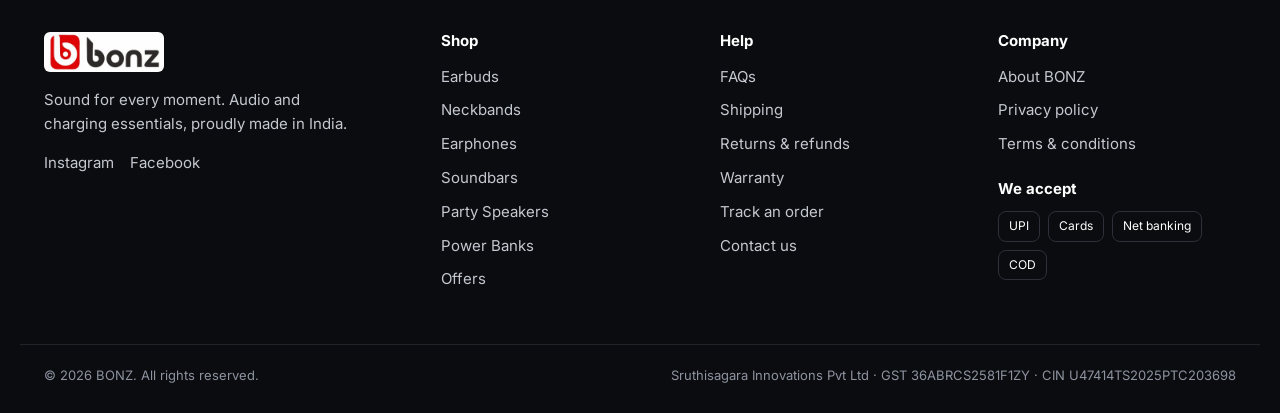
<file: faq.html>
<!doctype html>
<html lang="en-IN">
<head>
<meta charset="utf-8">
<meta name="viewport" content="width=device-width, initial-scale=1, viewport-fit=cover">
<title>FAQs | BONZ</title>
<meta name="description" content="Answers about BONZ orders, delivery, returns, warranty and products.">
<meta name="theme-color" content="#e10a1d">
<link rel="icon" href="assets/img/favicon.png" type="image/png">
<meta name="robots" content="noindex, nofollow">
<link rel="preconnect" href="https://fonts.googleapis.com"><link rel="preconnect" href="https://fonts.gstatic.com" crossorigin>
<link href="https://fonts.googleapis.com/css2?family=Inter:wght@400;500;600;700&family=Sora:wght@600;700;800&display=swap" rel="stylesheet">
<link rel="stylesheet" href="assets/css/style.css">
</head>
<body data-page="faq">
<a class="sr" href="#main">Skip to content</a>
<div id="site-header"></div>
<main id="main">

<div class="wrap"><nav class="crumbs" aria-label="Breadcrumb"><a href="index.html">Home</a><span>FAQs</span></nav>
<div class="page-title"><div><h1>Frequently asked questions</h1><p>Can't find your answer? <a href="contact.html" style="color:var(--red);font-weight:600">Contact us</a>.</p></div></div>
<div class="prose" id="faq-root" style="padding-bottom:72px;max-width:820px"></div></div>
</main>
<div id="site-footer"></div>
<script src="assets/js/data.js"></script>
<script src="assets/js/app.js"></script>
<script src="assets/js/pages.js"></script>
</body>
</html>
</file>
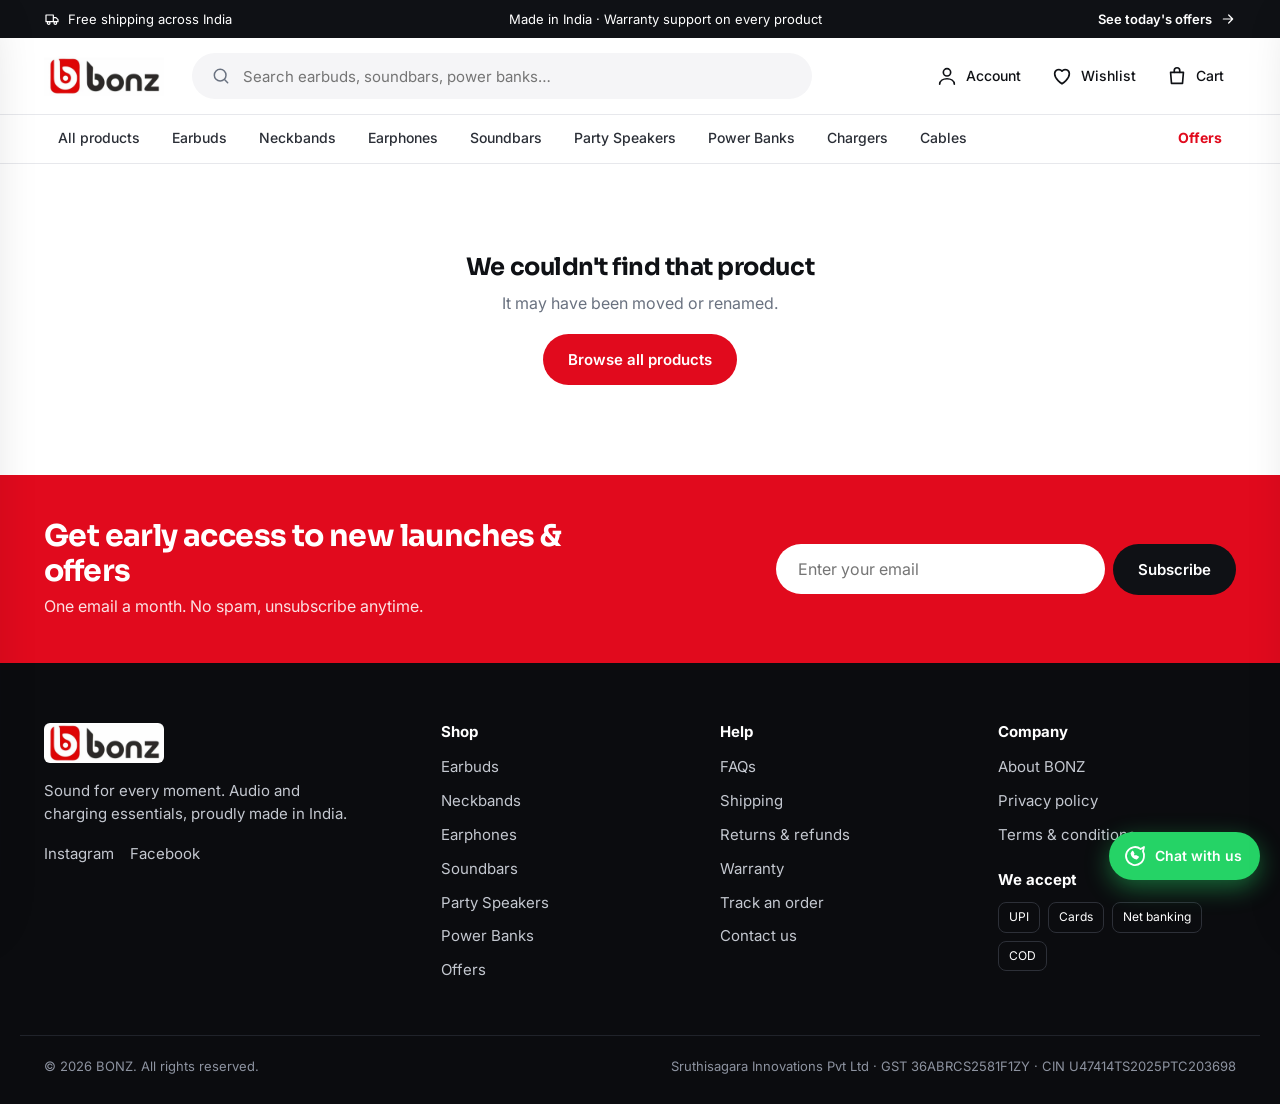
<file: product.html>
<!doctype html>
<html lang="en-IN">
<head>
<meta charset="utf-8">
<meta name="viewport" content="width=device-width, initial-scale=1, viewport-fit=cover">
<title>Product | BONZ</title>
<meta name="description" content="BONZ product details, specifications and reviews.">
<meta name="theme-color" content="#e10a1d">
<link rel="icon" href="assets/img/favicon.png" type="image/png">
<meta name="robots" content="noindex, nofollow">
<link rel="preconnect" href="https://fonts.googleapis.com"><link rel="preconnect" href="https://fonts.gstatic.com" crossorigin>
<link href="https://fonts.googleapis.com/css2?family=Inter:wght@400;500;600;700&family=Sora:wght@600;700;800&display=swap" rel="stylesheet">
<link rel="stylesheet" href="assets/css/style.css">
</head>
<body data-page="product">
<a class="sr" href="#main">Skip to content</a>
<div id="site-header"></div>
<main id="main">
<div class="wrap" id="pdp-root"></div>
</main>
<div id="site-footer"></div>
<script src="assets/js/data.js"></script>
<script src="assets/js/app.js"></script>
<script src="assets/js/pages.js"></script>
</body>
</html>
</file>
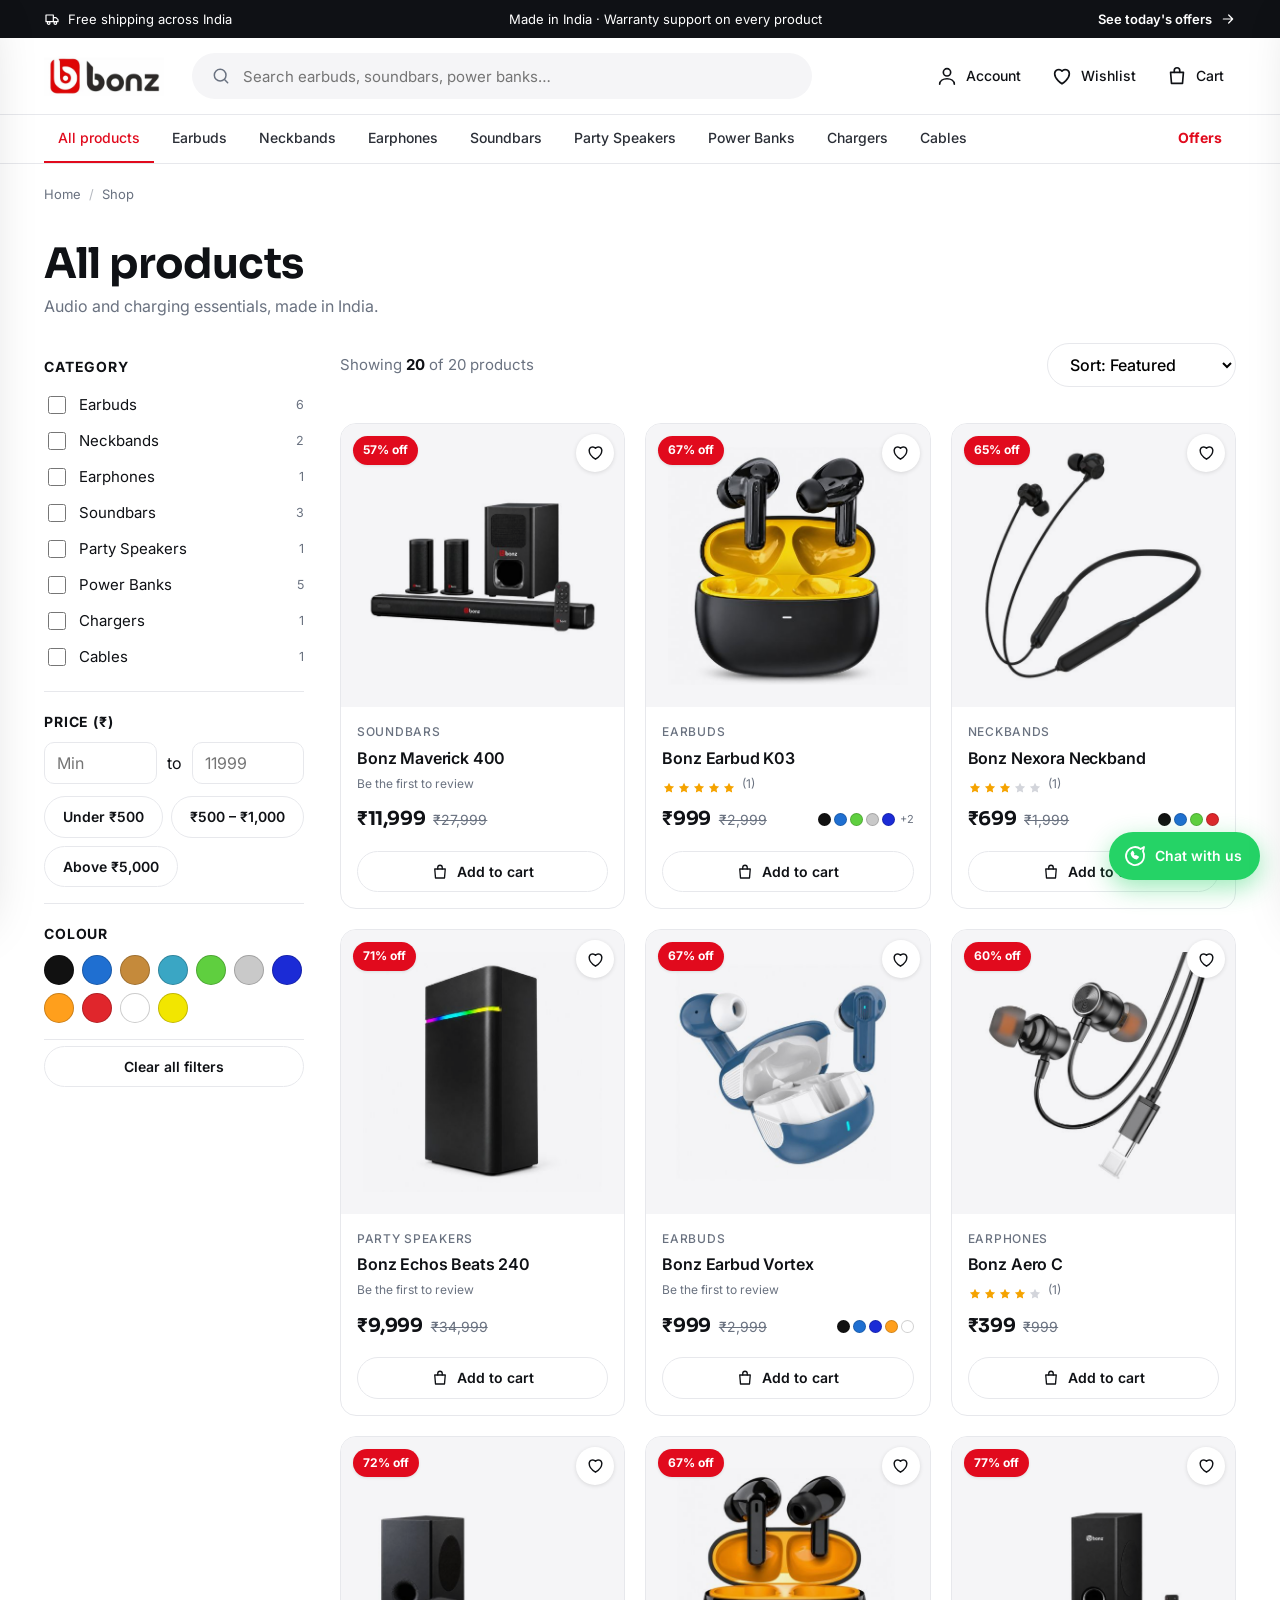
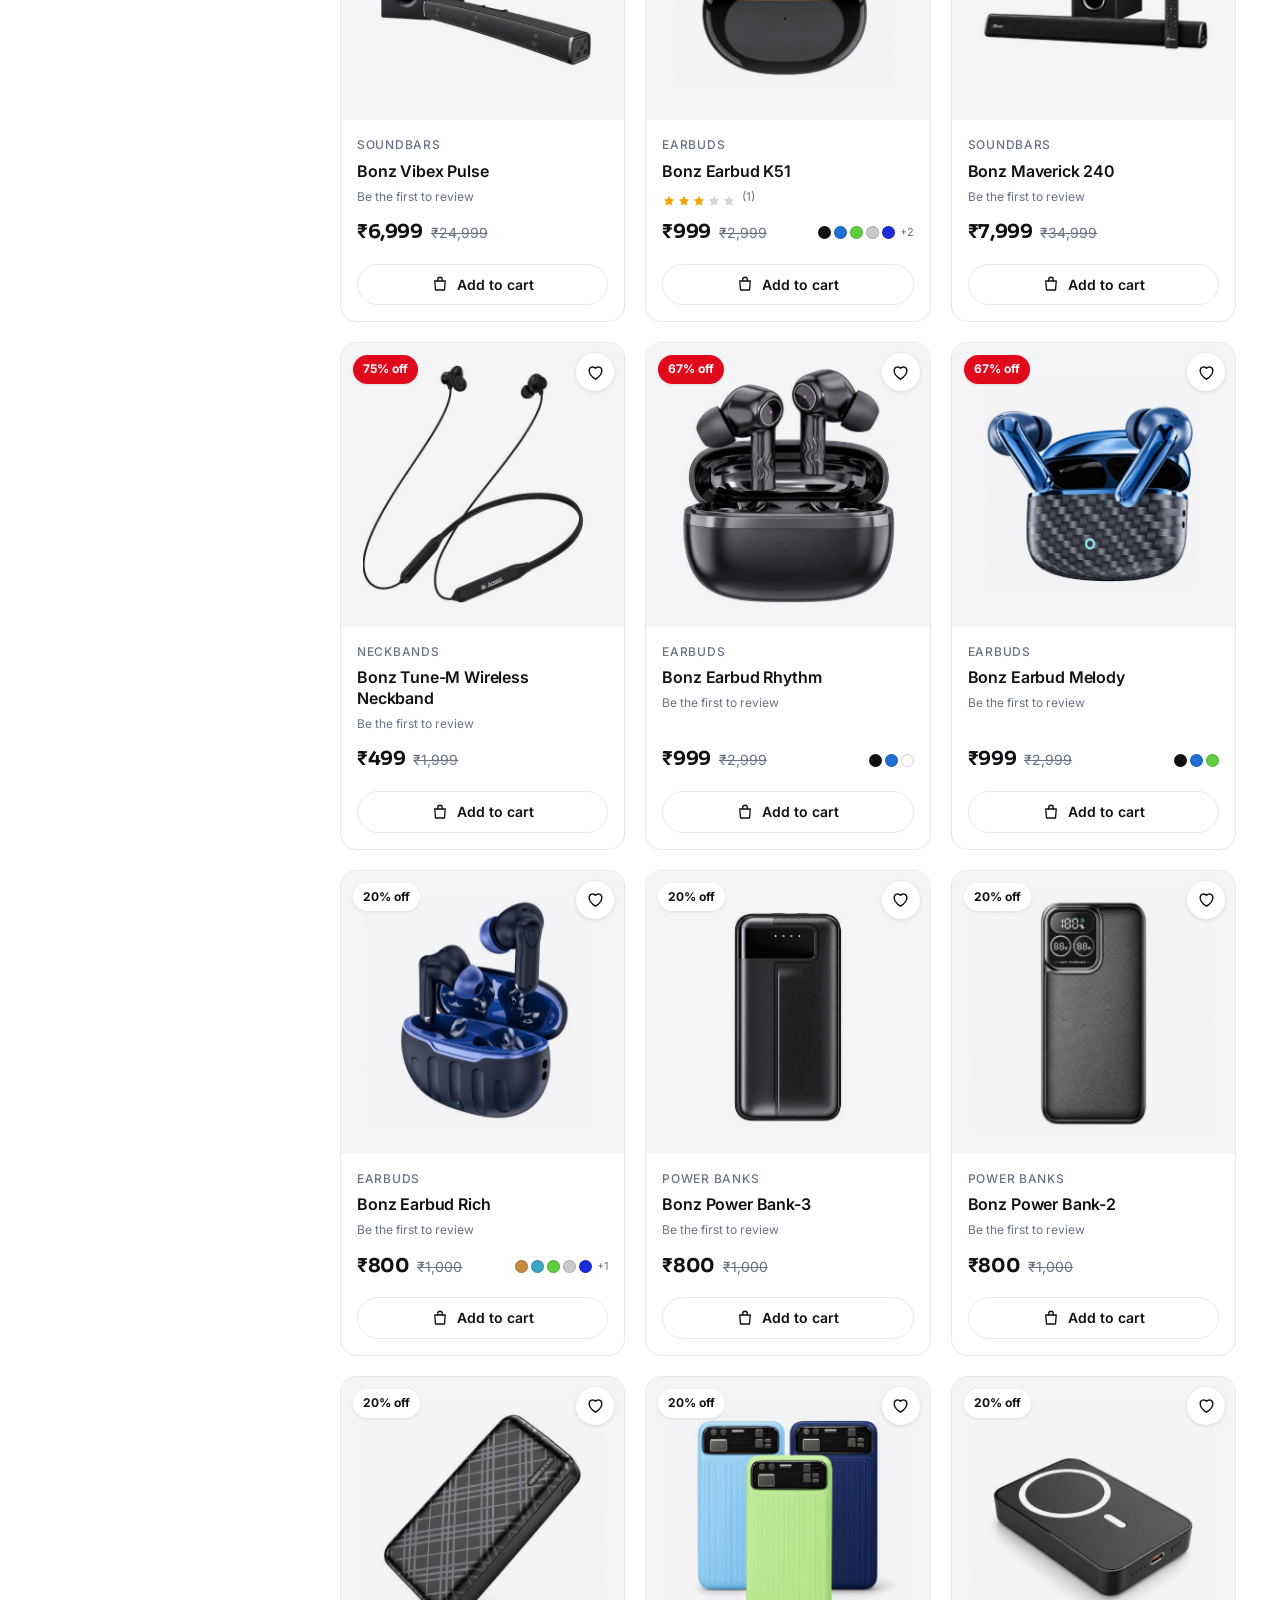
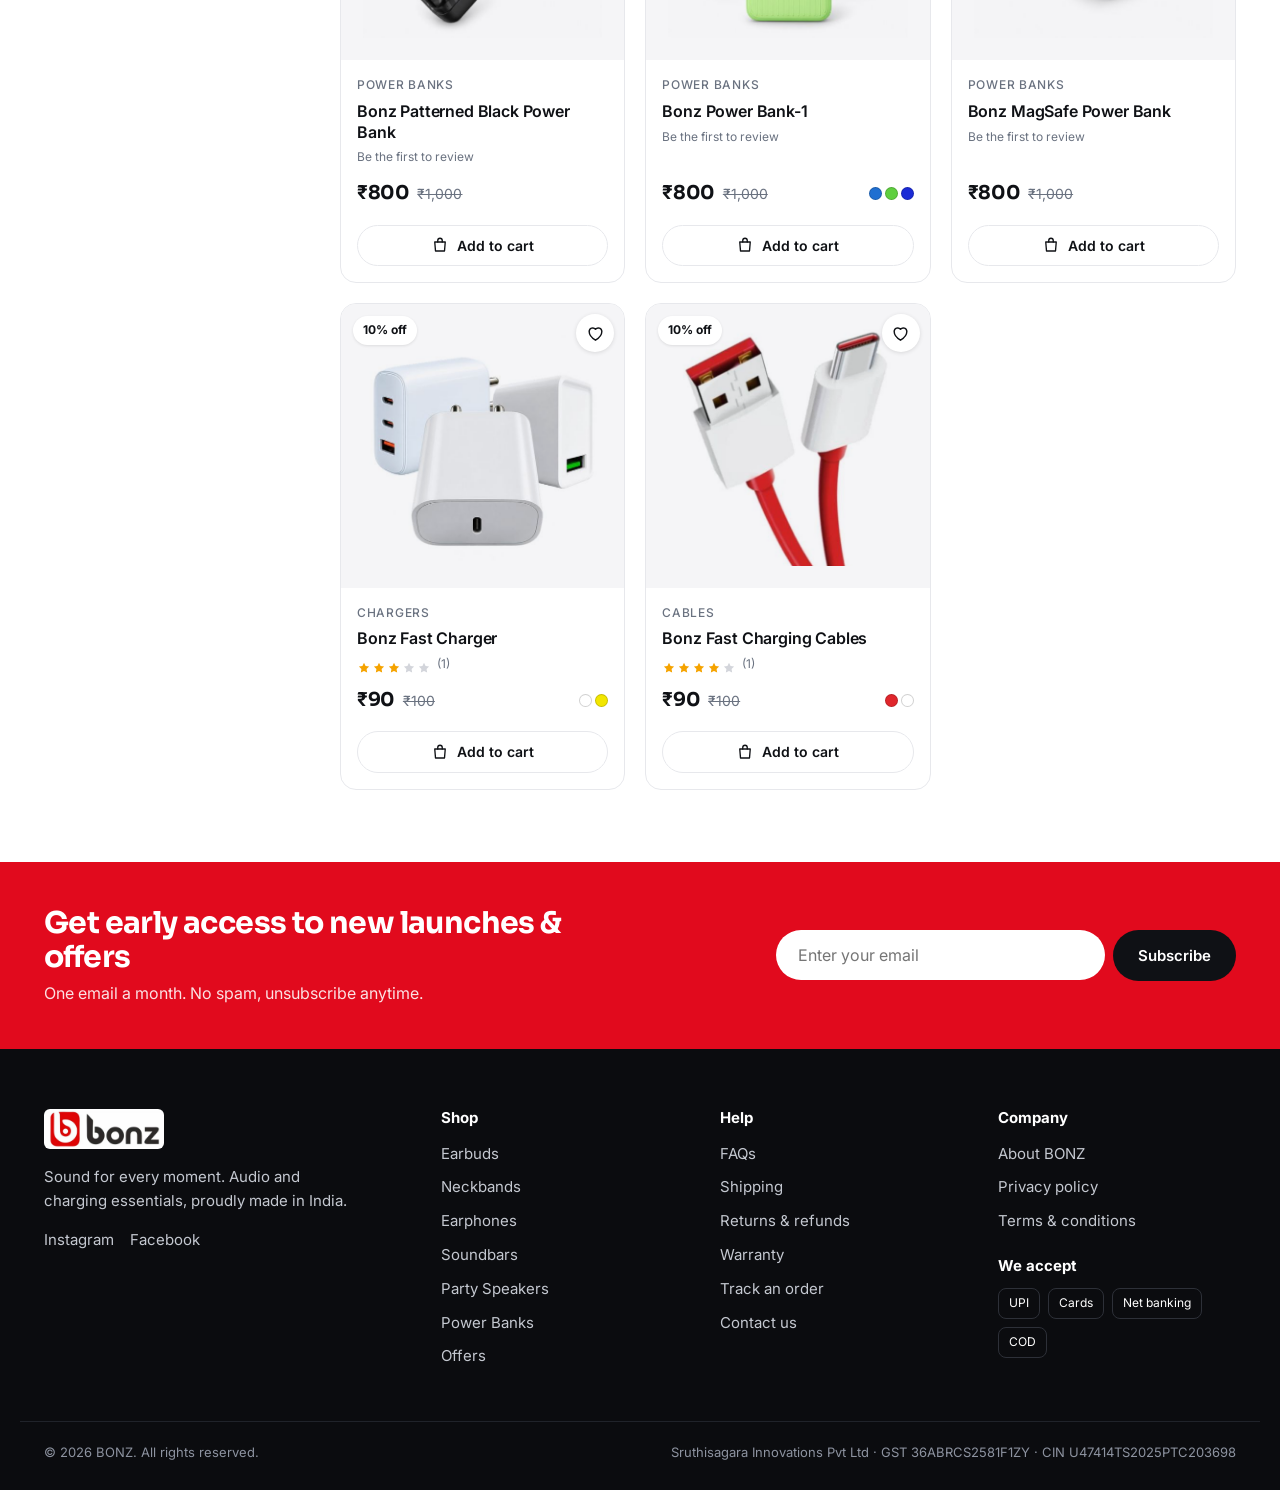
<file: shop.html>
<!doctype html>
<html lang="en-IN">
<head>
<meta charset="utf-8">
<meta name="viewport" content="width=device-width, initial-scale=1, viewport-fit=cover">
<title>Shop all products | BONZ</title>
<meta name="description" content="Browse BONZ earbuds, neckbands, soundbars, party speakers, power banks, chargers and cables.">
<meta name="theme-color" content="#e10a1d">
<link rel="icon" href="assets/img/favicon.png" type="image/png">
<meta name="robots" content="noindex, nofollow">
<link rel="preconnect" href="https://fonts.googleapis.com"><link rel="preconnect" href="https://fonts.gstatic.com" crossorigin>
<link href="https://fonts.googleapis.com/css2?family=Inter:wght@400;500;600;700&family=Sora:wght@600;700;800&display=swap" rel="stylesheet">
<link rel="stylesheet" href="assets/css/style.css">
</head>
<body data-page="shop">
<a class="sr" href="#main">Skip to content</a>
<div id="site-header"></div>
<main id="main">

<div class="wrap">
<nav class="crumbs" aria-label="Breadcrumb"><a href="index.html">Home</a><span>Shop</span></nav>
<div class="page-title"><div><h1 id="shop-title">All products</h1><p id="shop-sub"></p></div></div>
<div class="shop">
<aside class="filters" id="filters" aria-label="Filters"></aside>
<section>
<div class="toolbar"><div style="display:flex;gap:12px;align-items:center"><button class="btn btn-ghost btn-sm filter-toggle" data-fopen><svg class="ic" viewBox="0 0 24 24"><path d="M4 6h16M7 12h10M10 18h4"/></svg> Filters</button><span class="count-t" id="shop-count"></span></div>
<label class="sr" for="shop-sort">Sort by</label>
<select class="select" id="shop-sort"><option value="featured">Sort: Featured</option><option value="discount">Biggest discount</option><option value="price-asc">Price: low to high</option><option value="price-desc">Price: high to low</option><option value="rating">Top rated</option><option value="newest">Newest</option></select></div>
<div class="active-f" id="shop-pills"></div>
<div class="grid" id="shop-grid"></div>
</section></div></div>
</main>
<div id="site-footer"></div>
<script src="assets/js/data.js"></script>
<script src="assets/js/app.js"></script>
<script src="assets/js/pages.js"></script>
</body>
</html>
</file>
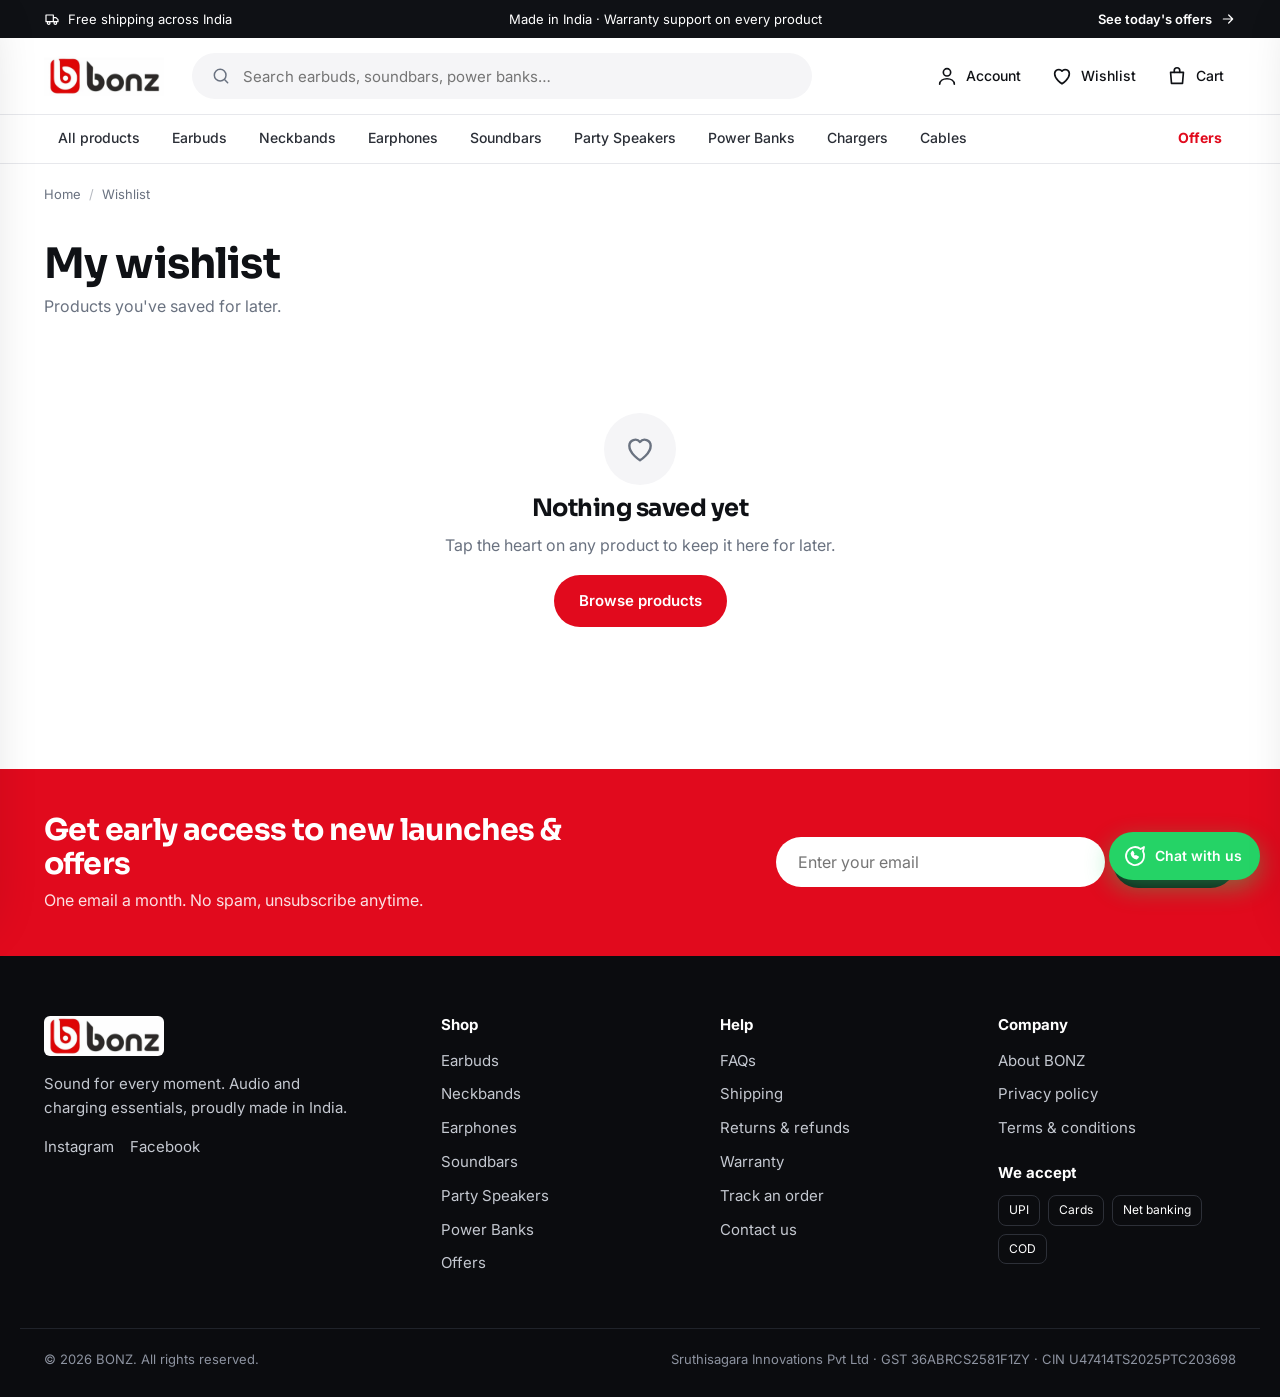
<file: wishlist.html>
<!doctype html>
<html lang="en-IN">
<head>
<meta charset="utf-8">
<meta name="viewport" content="width=device-width, initial-scale=1, viewport-fit=cover">
<title>Your wishlist | BONZ</title>
<meta name="description" content="Products you saved.">
<meta name="theme-color" content="#e10a1d">
<link rel="icon" href="assets/img/favicon.png" type="image/png">
<meta name="robots" content="noindex, nofollow">
<link rel="preconnect" href="https://fonts.googleapis.com"><link rel="preconnect" href="https://fonts.gstatic.com" crossorigin>
<link href="https://fonts.googleapis.com/css2?family=Inter:wght@400;500;600;700&family=Sora:wght@600;700;800&display=swap" rel="stylesheet">
<link rel="stylesheet" href="assets/css/style.css">
</head>
<body data-page="wishlist">
<a class="sr" href="#main">Skip to content</a>
<div id="site-header"></div>
<main id="main">

<div class="wrap"><nav class="crumbs" aria-label="Breadcrumb"><a href="index.html">Home</a><span>Wishlist</span></nav>
<div class="page-title"><div><h1>My wishlist</h1><p>Products you've saved for later.</p></div></div><div id="wl-root" style="padding-bottom:72px"></div></div>
</main>
<div id="site-footer"></div>
<script src="assets/js/data.js"></script>
<script src="assets/js/app.js"></script>
<script src="assets/js/pages.js"></script>
</body>
</html>
</file>
<file: assets/css/style.css>
/* BONZ storefront preview — design system */
:root{
  --red:#e10a1d; --red-d:#b80716; --red-l:#fdecee;
  --ink:#0f1115; --ink-2:#2a2e36; --muted:#6a7280; --line:#e7e8ec; --soft:#f5f5f7; --bg:#fff;
  --green:#12803c; --green-l:#e7f5ec; --amber:#b45309; --amber-l:#fff4e0;
  --r:16px; --r-sm:10px; --shadow:0 1px 2px rgba(15,17,21,.05),0 8px 24px rgba(15,17,21,.07); --shadow-lg:0 20px 50px rgba(15,17,21,.18);
  --font:'Inter',system-ui,-apple-system,'Segoe UI',Roboto,sans-serif; --font-h:'Sora','Inter',system-ui,sans-serif;
  --wrap:1240px; --hdr:0px;
}
*{box-sizing:border-box}
html{scroll-behavior:smooth;-webkit-text-size-adjust:100%}
body{margin:0;font-family:var(--font);color:var(--ink);background:var(--bg);font-size:16px;line-height:1.55;-webkit-font-smoothing:antialiased}
body.lock{overflow:hidden}
img{max-width:100%;display:block}
a{color:inherit;text-decoration:none}
button{font:inherit;color:inherit;cursor:pointer;border:0;background:none;padding:0}
h1,h2,h3,h4{font-family:var(--font-h);line-height:1.15;margin:0;letter-spacing:-.02em}
p{margin:0}
ul{list-style:none;margin:0;padding:0}
.wrap{max-width:var(--wrap);margin:0 auto;padding:0 24px}
.sr{position:absolute;width:1px;height:1px;overflow:hidden;clip:rect(0 0 0 0)}
:focus-visible{outline:3px solid #1a73e8;outline-offset:2px;border-radius:6px}
.ic{width:20px;height:20px;fill:none;stroke:currentColor;stroke-width:1.8;stroke-linecap:round;stroke-linejoin:round;flex:none}
.only-mobile{display:none!important}
.only-tablet{display:none!important}
.searchsheet{display:none}
mark.tbc{background:#fff3b0;color:#5c4a00;border-radius:4px;padding:0 5px;font-size:.85em;font-weight:600}

/* buttons */
.btn{display:inline-flex;align-items:center;justify-content:center;gap:8px;padding:13px 24px;border-radius:999px;font-weight:600;font-size:15px;transition:.18s;white-space:nowrap;border:1.5px solid transparent}
.btn .ic{width:18px;height:18px}
.btn-red{background:var(--red);color:#fff}
.btn-red:hover{background:var(--red-d);transform:translateY(-1px);box-shadow:0 8px 20px rgba(225,10,29,.3)}
.btn-dark{background:var(--ink);color:#fff}.btn-dark:hover{background:#000}
.btn-ghost{border-color:var(--line);background:#fff}.btn-ghost:hover{border-color:var(--ink)}
.btn-light{background:#fff;color:var(--ink)}.btn-light:hover{background:#f0f0f0}
.btn-outline-w{border-color:rgba(255,255,255,.5);color:#fff}.btn-outline-w:hover{background:#fff;color:var(--ink)}
.btn-sm{padding:9px 16px;font-size:14px}
.btn-block{width:100%}
.btn[disabled]{opacity:.5;pointer-events:none}

/* announcement */
.announce{background:var(--ink);color:#fff;font-size:13px}
.announce .wrap{display:flex;justify-content:space-between;align-items:center;gap:16px;min-height:38px}
.announce span,.announce a{display:inline-flex;align-items:center;gap:8px}
.announce .ic{width:16px;height:16px}
.announce a{font-weight:600}.announce a:hover{color:#ff8f99}

/* header */
.hdr{position:sticky;top:0;z-index:50;background:rgba(255,255,255,.92);backdrop-filter:saturate(1.6) blur(14px);border-bottom:1px solid var(--line)}
.hdr-row{display:flex;align-items:center;gap:28px;height:76px}
.logo img{height:40px;width:auto;mix-blend-mode:multiply}
.search{position:relative;flex:1;max-width:620px;display:flex;align-items:center;background:var(--soft);border-radius:999px;padding:0 18px;height:46px;border:1.5px solid transparent;transition:.15s}
.search:focus-within{background:#fff;border-color:var(--ink)}
.search .ic{color:var(--muted)}
.search input{flex:1;border:0;background:none;font:inherit;font-size:15px;padding:0 12px;height:100%;min-width:0;outline:none}
.search input::-webkit-search-cancel-button{display:none}
.hdr-actions{display:flex;align-items:center;gap:6px;margin-left:auto}
.icon-btn{position:relative;display:inline-flex;align-items:center;gap:8px;height:44px;padding:0 12px;border-radius:999px;font-size:14px;font-weight:500;transition:.15s}
.icon-btn:hover{background:var(--soft)}
.icon-btn .ic{width:22px;height:22px}
.count{position:absolute;top:2px;left:25px;min-width:19px;height:19px;border-radius:999px;background:var(--red);color:#fff;font-size:11px;font-weight:700;display:grid;place-items:center;padding:0 5px;font-style:normal}
.count[hidden]{display:none}
.catnav{border-top:1px solid var(--line);background:#fff}
.catnav .wrap{display:flex;gap:4px;overflow-x:auto;scrollbar-width:none}
.catnav a{padding:12px 14px;font-size:14px;font-weight:500;color:var(--ink-2);white-space:nowrap;border-bottom:2px solid transparent}
.catnav a:hover{color:var(--red)}
.catnav a[aria-current]{color:var(--red);border-color:var(--red)}
.catnav .hot{margin-left:auto;color:var(--red);font-weight:700}

/* suggestions */
.suggest{position:absolute;top:calc(100% + 8px);left:0;right:0;background:#fff;border-radius:var(--r);box-shadow:var(--shadow-lg);border:1px solid var(--line);overflow:hidden;z-index:70}
.suggest[hidden]{display:none}
.suggest a{display:flex;align-items:center;gap:12px;padding:10px 14px}
.suggest a:hover{background:var(--soft)}
.suggest img{width:44px;height:44px;object-fit:contain;background:var(--soft);border-radius:8px;mix-blend-mode:multiply}
.suggest span{flex:1;min-width:0}.suggest b{display:block;font-size:14px;font-weight:600;white-space:nowrap;overflow:hidden;text-overflow:ellipsis}
.suggest small{color:var(--muted);font-size:12px}.suggest em{font-style:normal;font-weight:700;font-size:14px}
.suggest .all{justify-content:center;color:var(--red);font-weight:600;font-size:14px;border-top:1px solid var(--line)}
.suggest .none{padding:18px;color:var(--muted);font-size:14px}

/* drawers */
.scrim{position:fixed;inset:0;background:rgba(15,17,21,.5);z-index:80;opacity:0;transition:.2s}
.scrim.show{opacity:1}
.drawer{position:fixed;top:0;bottom:0;width:min(420px,100%);background:#fff;z-index:90;display:flex;flex-direction:column;transition:transform .28s cubic-bezier(.2,.8,.2,1);box-shadow:var(--shadow-lg)}
.drawer-right{right:0;transform:translateX(105%)}.drawer-left{left:0;transform:translateX(-105%);width:min(340px,88%)}
.drawer.open{transform:none}
.drawer-head{display:flex;justify-content:space-between;align-items:center;padding:18px 20px;border-bottom:1px solid var(--line)}
.drawer-head h2{font-size:20px}.drawer-head small{color:var(--muted);font-family:var(--font);font-weight:500}
.drawer-body{flex:1;overflow-y:auto;padding:8px 20px}
.drawer-foot{padding:16px 20px 20px;border-top:1px solid var(--line);display:grid;gap:10px;background:#fff}
.menu-list{display:grid;align-content:start}
.menu-list a{padding:14px 4px;border-bottom:1px solid var(--line);font-weight:500}
.menu-list .hot{color:var(--red);font-weight:700}
.menu-list hr{border:0;height:12px}
.sum-row{display:flex;justify-content:space-between;font-size:15px}
.sum-row.save{color:var(--green)}
.ship-note{display:flex;align-items:center;gap:8px;font-size:13px;color:var(--green);background:var(--green-l);padding:8px 12px;border-radius:10px}
.ship-note .ic{width:16px;height:16px}

/* cart lines */
.line{display:grid;grid-template-columns:84px 1fr auto;gap:14px;padding:16px 0;border-bottom:1px solid var(--line);align-items:start}
.line-img{background:var(--soft);border-radius:12px;aspect-ratio:1;display:grid;place-items:center;padding:6px}
.line-img img{mix-blend-mode:multiply;max-height:100%;object-fit:contain}
.line-name{font-weight:600;font-size:15px;line-height:1.3;display:block}
.line-name:hover{color:var(--red)}
.line-meta{display:block;color:var(--muted);font-size:13px;margin-top:2px}
.line-row{display:flex;align-items:center;justify-content:space-between;gap:12px;margin-top:10px;flex-wrap:wrap}
.line-price b{display:block;font-size:15px}.line-price s{color:var(--muted);font-size:13px}
.line-x{color:var(--muted);padding:6px;border-radius:8px}.line-x:hover{background:var(--red-l);color:var(--red)}
.qty{display:inline-flex;align-items:center;border:1.5px solid var(--line);border-radius:999px;height:38px}
.qty button{width:36px;height:100%;display:grid;place-items:center;border-radius:999px}.qty button:hover{background:var(--soft)}
.qty .ic{width:15px;height:15px}.qty span{min-width:26px;text-align:center;font-weight:600;font-size:14px}
.empty{text-align:center;padding:48px 16px;display:grid;gap:10px;justify-items:center}
.empty-ic{width:72px;height:72px;border-radius:50%;background:var(--soft);display:grid;place-items:center;color:var(--muted)}
.empty-ic .ic{width:32px;height:32px}
.empty p{color:var(--muted);margin-bottom:8px}

/* generic layout */
.sec{padding:72px 0}.sec-sm{padding:40px 0}.sec-soft{background:var(--soft)}
.sec-head{display:flex;justify-content:space-between;align-items:flex-end;gap:20px;margin-bottom:28px}
.sec-head h2{font-size:clamp(26px,3.2vw,38px)}
.sec-head p{color:var(--muted);margin-top:8px;max-width:560px}
.link-arrow{display:inline-flex;align-items:center;gap:6px;font-weight:600;color:var(--red);white-space:nowrap}
.link-arrow:hover{gap:10px}.link-arrow .ic{width:18px;height:18px}
.eyebrow{display:inline-block;font-size:12px;font-weight:700;letter-spacing:.12em;text-transform:uppercase;color:var(--red);margin-bottom:12px}
.crumbs{display:flex;gap:8px;flex-wrap:wrap;font-size:13px;color:var(--muted);padding:20px 0 8px}
.crumbs a:hover{color:var(--red)}.crumbs span::before{content:'/';margin-right:8px;opacity:.5}

/* hero */
.hero{position:relative;color:#fff;background:#0b0305 url(../img/earbuds.jpg) center right/cover no-repeat;overflow:hidden;isolation:isolate}
.hero::before{content:'';position:absolute;inset:0;background:linear-gradient(90deg,rgba(8,2,4,.95) 0%,rgba(8,2,4,.88) 42%,rgba(8,2,4,.35) 62%,rgba(8,2,4,0) 85%);z-index:-1}
.hero-in{padding:104px 0 112px;max-width:560px}
.hero h1{font-size:clamp(40px,5.4vw,68px);letter-spacing:-.035em}
.hero h1 em{font-style:normal;color:#ff4455}
.hero p{font-size:19px;color:rgba(255,255,255,.82);margin:22px 0 34px;max-width:480px}
.hero-cta{display:flex;gap:12px;flex-wrap:wrap}
.hero-stats{display:flex;gap:36px;margin-top:48px;flex-wrap:wrap}
.hero-stats div{display:grid;gap:2px}.hero-stats b{font-family:var(--font-h);font-size:28px}.hero-stats span{font-size:13px;color:rgba(255,255,255,.7)}

/* trust strip */
.trust{border-bottom:1px solid var(--line);background:#fff}
.trust .wrap{display:grid;grid-template-columns:repeat(4,1fr);gap:20px;padding-top:22px;padding-bottom:22px}
.trust-i{display:flex;gap:14px;align-items:center}
.trust-i .ic{width:34px;height:34px;padding:7px;border-radius:12px;background:var(--red-l);color:var(--red)}
.trust-i b{display:block;font-size:14px}.trust-i small{color:var(--muted);font-size:13px}

/* categories */
.cats{display:grid;grid-template-columns:repeat(4,1fr);gap:16px}
.cat{position:relative;background:var(--soft);border-radius:var(--r);padding:20px;aspect-ratio:1/1.05;display:flex;flex-direction:column;justify-content:space-between;overflow:hidden;transition:.25s}
.cat:hover{transform:translateY(-4px);box-shadow:var(--shadow)}
.cat img{position:absolute;right:-6%;bottom:-4%;width:78%;height:72%;object-fit:contain;mix-blend-mode:multiply;transition:.35s}
.cat:hover img{transform:scale(1.07) rotate(-2deg)}
.cat h3{font-size:19px;position:relative;z-index:1}
.cat small{color:var(--muted);position:relative;z-index:1;font-size:13px}

/* product grid + card */
.grid{display:grid;grid-template-columns:repeat(4,1fr);gap:20px}
.card{position:relative;background:#fff;border:1px solid var(--line);border-radius:var(--r);overflow:hidden;display:flex;flex-direction:column;transition:.22s}
.card:hover{box-shadow:var(--shadow);transform:translateY(-3px);border-color:transparent}
.card-media{position:relative;display:grid;place-items:center;aspect-ratio:1;background:var(--soft);padding:22px}
.card-media img{max-height:100%;object-fit:contain;mix-blend-mode:multiply;transition:.35s}
.card:hover .card-media img{transform:scale(1.06)}
.badge{position:absolute;top:12px;left:12px;background:#fff;color:var(--ink);font-size:12px;font-weight:700;padding:5px 10px;border-radius:999px;z-index:1;box-shadow:0 1px 3px rgba(0,0,0,.1)}
.badge-red{background:var(--red);color:#fff}
.wish{position:absolute;top:10px;right:10px;width:38px;height:38px;border-radius:50%;background:#fff;display:grid;place-items:center;z-index:2;box-shadow:0 1px 4px rgba(0,0,0,.12);transition:.15s}
.wish:hover{transform:scale(1.08)}.wish .ic{width:19px;height:19px}
.wish.on{color:var(--red)}.wish.on .ic{fill:var(--red)}
.card-body{padding:16px;display:flex;flex-direction:column;gap:6px;flex:1}
.card-cat{font-size:12px;color:var(--muted);font-weight:500;text-transform:uppercase;letter-spacing:.06em}
.card-title{font-size:16px;font-family:var(--font);font-weight:600;letter-spacing:-.01em;line-height:1.3}
.card-title a:hover{color:var(--red)}
.card-rate{display:flex;align-items:center;gap:6px;min-height:18px}.card-rate small{color:var(--muted);font-size:12px}
.card-rate.none small{font-size:12px}
.stars{display:inline-flex;gap:1px}.stars i{width:14px;height:14px;display:block;color:#d3d5db}.stars i.on{color:#f5a300}.stars svg{width:100%;height:100%;fill:currentColor}
.card-foot{display:flex;align-items:center;justify-content:space-between;gap:8px;margin-top:auto;padding-top:6px}
.price{display:flex;align-items:baseline;gap:8px;flex-wrap:wrap}.price b{font-size:19px;font-family:var(--font-h);letter-spacing:-.02em}.price s{color:var(--muted);font-size:14px}
.dots{display:flex;align-items:center;gap:3px}.dots i{width:13px;height:13px;border-radius:50%;border:1px solid rgba(0,0,0,.18);display:block}.dots em{font-size:11px;color:var(--muted);font-style:normal;margin-left:2px}
.card-add{margin-top:10px;width:100%}
.card-add:hover{background:var(--ink);color:#fff;border-color:var(--ink)}

/* tabs / chips */
.chips{display:flex;gap:8px;flex-wrap:wrap;margin-bottom:24px}
.chip{padding:9px 18px;border-radius:999px;border:1.5px solid var(--line);font-size:14px;font-weight:600;background:#fff;transition:.15s}
.chip:hover{border-color:var(--ink)}.chip.on{background:var(--ink);color:#fff;border-color:var(--ink)}

/* promo banner */
.promo{position:relative;border-radius:28px;overflow:hidden;color:#fff;background:#0b0305 url(../img/speaker.jpg) center/cover;isolation:isolate;display:grid;grid-template-columns:1.1fr 1fr;min-height:420px}
.promo::before{content:'';position:absolute;inset:0;background:linear-gradient(90deg,rgba(8,2,4,.92),rgba(8,2,4,.4) 60%,rgba(8,2,4,0));z-index:-1}
.promo-in{padding:56px;align-self:center}
.promo h2{font-size:clamp(30px,4vw,50px)}.promo h2 em{font-style:normal;color:#ff4455}
.promo ul{display:grid;gap:10px;margin:22px 0 28px}
.promo li{display:flex;gap:10px;align-items:center;color:rgba(255,255,255,.88)}.promo li .ic{color:#ff4455;width:18px;height:18px}
.promo .pr{display:flex;gap:12px;align-items:baseline;margin-bottom:22px}.promo .pr b{font-size:34px;font-family:var(--font-h)}.promo .pr s{opacity:.6}.promo .pr span{background:var(--red);padding:3px 10px;border-radius:999px;font-size:13px;font-weight:700}

/* lifestyle tiles */
.tiles{display:grid;grid-template-columns:repeat(3,1fr);gap:20px}
.tile{position:relative;border-radius:var(--r);overflow:hidden;aspect-ratio:4/5;color:#fff;display:flex;align-items:flex-end;isolation:isolate}
.tile img{position:absolute;inset:0;width:100%;height:100%;object-fit:cover;z-index:-2;transition:.5s}
.tile::after{content:'';position:absolute;inset:0;background:linear-gradient(180deg,transparent 35%,rgba(0,0,0,.82));z-index:-1}
.tile:hover img{transform:scale(1.05)}
.tile div{padding:26px}.tile h3{font-size:24px;margin-bottom:6px}.tile p{color:rgba(255,255,255,.8);font-size:15px;margin-bottom:14px}

/* feature split */
.why{display:grid;grid-template-columns:repeat(4,1fr);gap:20px}
.why div{padding:26px;border-radius:var(--r);background:#fff;border:1px solid var(--line)}
.why .ic{width:44px;height:44px;padding:10px;border-radius:14px;background:var(--red-l);color:var(--red);margin-bottom:16px}
.why h3{font-size:18px;margin-bottom:6px}.why p{color:var(--muted);font-size:15px}

/* newsletter + footer */
.newsletter{background:var(--red);color:#fff}
.nl-row{display:flex;justify-content:space-between;align-items:center;gap:32px;padding-top:44px;padding-bottom:44px;flex-wrap:wrap}
.nl-row h2{font-size:clamp(22px,2.6vw,30px);max-width:520px}.nl-row p{opacity:.88;margin-top:6px}
.nl-form{display:flex;gap:8px;flex-wrap:wrap;flex:1;max-width:460px;min-width:280px;position:relative}
.nl-form input{flex:1;min-width:0;height:50px;border-radius:999px;border:0;padding:0 22px;font:inherit}
.nl-form .btn-red{background:var(--ink)}
.nl-msg{width:100%;font-size:14px}
.ftr{background:#0b0c0f;color:#c4c8d0;padding-top:60px}
.ftr-grid{display:grid;grid-template-columns:1.5fr 1fr 1fr 1fr;gap:40px;padding-bottom:44px}
.ftr img{height:40px;width:auto;border-radius:6px;margin-bottom:16px}
.ftr h3{color:#fff;font-size:15px;font-family:var(--font);margin-bottom:14px;letter-spacing:0}
.ftr h3.mt{margin-top:24px}
.ftr li{margin-bottom:9px}.ftr li a,.social a{font-size:15px}.ftr li a:hover,.social a:hover{color:#fff;text-decoration:underline}
.ftr-brand p{max-width:320px;font-size:15px}.social{display:flex;gap:16px;margin-top:16px}
.pay{display:flex;flex-wrap:wrap;gap:8px}.pay span{border:1px solid #2d3038;border-radius:8px;padding:5px 10px;font-size:12px;color:#fff}
.ftr-legal{display:flex;justify-content:space-between;gap:12px;flex-wrap:wrap;border-top:1px solid #20232a;padding-top:20px;padding-bottom:28px;font-size:13px;color:#8d93a0}
.wa{position:fixed;right:20px;bottom:20px;z-index:40;display:flex;align-items:center;gap:8px;background:#25d366;color:#fff;border-radius:999px;padding:12px 18px 12px 14px;font-weight:600;font-size:14px;box-shadow:0 8px 24px rgba(37,211,102,.45);transition:.2s}
.wa:hover{transform:translateY(-2px)}.wa .ic{width:24px;height:24px}
.toast{position:fixed;left:50%;bottom:28px;transform:translate(-50%,40px);background:var(--ink);color:#fff;padding:12px 20px;border-radius:999px;font-size:14px;font-weight:500;z-index:200;opacity:0;pointer-events:none;transition:.25s}
.toast.show{opacity:1;transform:translate(-50%,0)}

/* shop */
.page-title{padding:28px 0 24px;display:flex;justify-content:space-between;align-items:flex-end;gap:16px;flex-wrap:wrap}
.page-title h1{font-size:clamp(28px,3.5vw,42px)}.page-title p{color:var(--muted);margin-top:6px}
.shop{display:grid;grid-template-columns:260px 1fr;gap:36px;align-items:start;padding-bottom:72px}
.filters{position:sticky;top:140px;display:grid;gap:6px}
.fgroup{border-bottom:1px solid var(--line);padding:16px 0}
.fgroup h3{font-size:14px;font-family:var(--font);font-weight:700;margin-bottom:12px;text-transform:uppercase;letter-spacing:.06em}
.check{display:flex;align-items:center;gap:10px;padding:6px 0;font-size:15px;cursor:pointer}
.check input{width:18px;height:18px;accent-color:var(--red)}.check small{margin-left:auto;color:var(--muted)}
.range{display:flex;gap:10px;align-items:center}.range input{width:100%;height:42px;border:1.5px solid var(--line);border-radius:10px;padding:0 12px;font:inherit}
.swatches{display:flex;flex-wrap:wrap;gap:8px}
.sw{width:30px;height:30px;border-radius:50%;border:1px solid rgba(0,0,0,.2);position:relative}
.sw.on{outline:2px solid var(--ink);outline-offset:2px}
.toolbar{display:flex;justify-content:space-between;align-items:center;gap:14px;margin-bottom:20px;flex-wrap:wrap}
.toolbar .count-t{color:var(--muted);font-size:15px}.toolbar .count-t b{color:var(--ink)}
.select{height:44px;border:1.5px solid var(--line);border-radius:999px;padding:0 18px;font:inherit;background:#fff;font-weight:500}
.active-f{display:flex;gap:8px;flex-wrap:wrap;margin-bottom:16px}
.pill{display:inline-flex;gap:6px;align-items:center;background:var(--soft);border-radius:999px;padding:6px 8px 6px 14px;font-size:13px;font-weight:600}
.pill button{width:20px;height:20px;border-radius:50%;display:grid;place-items:center;background:#e3e4e8}.pill .ic{width:12px;height:12px}
.shop .grid{grid-template-columns:repeat(3,1fr)}
.nores{text-align:center;padding:70px 20px;background:var(--soft);border-radius:var(--r)}
.nores h3{margin-bottom:8px}.nores p{color:var(--muted);margin-bottom:18px}
.filter-toggle{display:none}

/* product page */
.pdp{display:grid;grid-template-columns:1.1fr 1fr;gap:56px;padding:12px 0 56px;align-items:start}
.gallery{position:sticky;top:150px;display:grid;grid-template-columns:84px 1fr;gap:16px}
.thumbs{display:grid;gap:10px;align-content:start}
.thumbs button{border:2px solid transparent;background:var(--soft);border-radius:12px;aspect-ratio:1;display:grid;place-items:center;padding:6px;overflow:hidden}
.thumbs button.on{border-color:var(--ink)}.thumbs img{mix-blend-mode:multiply;max-height:100%;object-fit:contain}
.stage{position:relative;background:var(--soft);border-radius:24px;aspect-ratio:1;display:grid;place-items:center;overflow:hidden;cursor:zoom-in}
.stage img{max-width:84%;max-height:84%;object-fit:contain;mix-blend-mode:multiply;transition:transform .25s}
.stage.zoom img{transform:scale(1.9)}
.stage .badge{top:18px;left:18px;font-size:13px;padding:6px 12px}
.pinfo h1{font-size:clamp(28px,3.4vw,40px);margin:4px 0 12px}
.pinfo .meta{display:flex;align-items:center;gap:14px;flex-wrap:wrap;color:var(--muted);font-size:14px;margin-bottom:18px}
.pinfo .meta a{color:var(--red);font-weight:600}
.pprice{display:flex;align-items:baseline;gap:14px;flex-wrap:wrap;margin-bottom:6px}
.pprice b{font-family:var(--font-h);font-size:38px;letter-spacing:-.03em}.pprice s{color:var(--muted);font-size:20px}
.pprice span{background:var(--green-l);color:var(--green);font-weight:700;font-size:14px;padding:4px 12px;border-radius:999px}
.tax{font-size:13px;color:var(--muted);margin-bottom:20px}
.hl{display:grid;grid-template-columns:repeat(2,1fr);gap:10px;margin:18px 0 22px}
.hl div{display:flex;gap:10px;align-items:center;background:var(--soft);border-radius:12px;padding:12px 14px;font-size:14px}
.hl .ic{color:var(--red);width:20px;height:20px}.hl b{display:block;font-size:14px}.hl small{color:var(--muted);font-size:12px}
.opt-l{font-weight:600;font-size:14px;margin-bottom:10px;display:flex;gap:8px}.opt-l span{color:var(--muted);font-weight:500}
.opt-sw{display:flex;gap:10px;flex-wrap:wrap;margin-bottom:22px}
.opt-sw button{width:38px;height:38px;border-radius:50%;border:1px solid rgba(0,0,0,.2);position:relative;transition:.15s}
.opt-sw button.on{outline:2px solid var(--ink);outline-offset:3px}
.buy{display:flex;gap:12px;align-items:center;flex-wrap:wrap;margin-bottom:16px}
.buy .qty{height:52px}.buy .btn{height:52px;flex:1;min-width:150px}
.buy .wish-l{width:52px;height:52px;border:1.5px solid var(--line);border-radius:50%;display:grid;place-items:center}
.buy .wish-l.on{color:var(--red);border-color:var(--red)}.buy .wish-l.on .ic{fill:var(--red)}
.pin{background:var(--soft);border-radius:var(--r);padding:16px;margin:20px 0}
.pin h3{font-size:15px;font-family:var(--font);margin-bottom:10px;display:flex;gap:8px;align-items:center}
.pin form{display:flex;gap:8px}.pin input{flex:1;min-width:0;height:44px;border:1.5px solid var(--line);border-radius:999px;padding:0 18px;font:inherit;background:#fff}
.pin p{font-size:14px;margin-top:10px}.pin p.ok{color:var(--green)}.pin p.bad{color:var(--red)}
.assure{display:grid;grid-template-columns:repeat(3,1fr);gap:10px;margin-top:20px}
.assure div{text-align:center;font-size:13px;color:var(--ink-2);padding:14px 8px;border:1px solid var(--line);border-radius:14px}
.assure .ic{width:26px;height:26px;color:var(--red);margin:0 auto 6px;display:block}
.tabs{border-top:1px solid var(--line);padding-top:48px}
.tab-btns{display:flex;gap:6px;margin-bottom:28px;border-bottom:1px solid var(--line);overflow-x:auto}
.tab-btns button{padding:14px 20px;font-weight:600;color:var(--muted);border-bottom:3px solid transparent;margin-bottom:-1px;white-space:nowrap}
.tab-btns button.on{color:var(--ink);border-color:var(--red)}
.tab{display:none}.tab.on{display:block}
.spec{width:100%;border-collapse:collapse;max-width:760px}
.spec th,.spec td{text-align:left;padding:14px 18px;font-size:15px;border-bottom:1px solid var(--line)}
.spec th{width:38%;color:var(--muted);font-weight:500;background:var(--soft)}
.rev-sum{display:flex;gap:28px;align-items:center;background:var(--soft);padding:24px;border-radius:var(--r);max-width:560px}
.rev-sum b{font-size:48px;font-family:var(--font-h)}
.faq details{border-bottom:1px solid var(--line);padding:4px 0}
.faq summary{list-style:none;cursor:pointer;padding:18px 0;font-weight:600;display:flex;justify-content:space-between;gap:16px;align-items:center}
.faq summary::-webkit-details-marker{display:none}
.faq summary .ic{transition:.2s}.faq details[open] summary .ic{transform:rotate(180deg)}
.faq details p{color:var(--ink-2);padding:0 0 20px;max-width:720px}
.sticky-atc{display:none}

/* cart & checkout */
.cart-lay{display:grid;grid-template-columns:1fr 400px;gap:40px;align-items:start;padding-bottom:72px}
.cart-lay .line{grid-template-columns:110px 1fr auto;padding:22px 0}
.panel{background:#fff;border:1px solid var(--line);border-radius:var(--r);padding:24px}
.panel h2,.panel h3{font-size:19px;margin-bottom:16px}
.sum{position:sticky;top:150px;display:grid;gap:12px}
.sum .sum-row.total{font-size:20px;font-weight:700;padding-top:14px;border-top:1px solid var(--line);font-family:var(--font-h)}
.coupon{display:flex;gap:8px}.coupon input{flex:1;min-width:0;height:46px;border:1.5px solid var(--line);border-radius:999px;padding:0 18px;font:inherit;text-transform:uppercase}
.coupon-msg{font-size:13px}.coupon-msg.ok{color:var(--green)}.coupon-msg.bad{color:var(--red)}
.form-grid{display:grid;grid-template-columns:1fr 1fr;gap:14px}
.fld{display:grid;gap:6px}.fld.full{grid-column:1/-1}
.fld label{font-size:14px;font-weight:600}.fld label i{color:var(--red);font-style:normal}
.fld input,.fld select,.fld textarea{height:50px;border:1.5px solid var(--line);border-radius:12px;padding:0 16px;font:inherit;background:#fff;width:100%}
.fld textarea{height:130px;padding:14px 16px;resize:vertical}
.fld input:focus,.fld select:focus,.fld textarea:focus{outline:none;border-color:var(--ink);box-shadow:0 0 0 4px rgba(15,17,21,.07)}
.fld .err{color:var(--red);font-size:13px;display:none}.fld.bad .err{display:block}.fld.bad input,.fld.bad select{border-color:var(--red)}
.steps{display:flex;gap:10px;align-items:center;font-size:14px;color:var(--muted);margin-bottom:20px;flex-wrap:wrap}
.steps b{color:var(--ink)}.steps i{font-style:normal;opacity:.5}
.opt{display:flex;gap:14px;align-items:flex-start;border:1.5px solid var(--line);border-radius:14px;padding:16px;cursor:pointer;margin-bottom:10px;transition:.15s}
.opt:has(input:checked){border-color:var(--ink);background:#fafafb}
.opt input{margin-top:4px;accent-color:var(--red);width:18px;height:18px}
.opt b{display:block}.opt small{color:var(--muted)}
.opt-fields{display:none;margin:-2px 0 12px;padding:16px;background:var(--soft);border-radius:14px}
.opt-fields.on{display:grid;gap:12px}
.demo-note{background:var(--amber-l);color:var(--amber);border-radius:12px;padding:12px 16px;font-size:14px;margin-bottom:20px}
.mini{display:flex;gap:12px;align-items:center;padding:10px 0}
.mini .line-img{width:60px;flex:none}.mini span{flex:1;font-size:14px;font-weight:500}.mini .q{color:var(--muted)}
.done{text-align:center;max-width:620px;margin:40px auto 80px;display:grid;gap:14px;justify-items:center}
.done .tick{width:84px;height:84px;border-radius:50%;background:var(--green-l);color:var(--green);display:grid;place-items:center}
.done .tick .ic{width:42px;height:42px;stroke-width:2.4}
.done .ono{background:var(--soft);padding:10px 20px;border-radius:12px;font-weight:700;letter-spacing:.04em}

/* content pages */
.prose{max-width:760px}.prose h2{font-size:24px;margin:36px 0 12px}.prose h3{font-size:18px;margin:24px 0 8px}
.prose p,.prose li{color:var(--ink-2);margin-bottom:12px}.prose ul{list-style:disc;padding-left:22px}
.draft-banner{background:var(--amber-l);color:var(--amber);border-radius:12px;padding:14px 18px;font-size:14px;margin-bottom:28px;max-width:760px}
.two{display:grid;grid-template-columns:1fr 1fr;gap:56px;align-items:center}
.two img{border-radius:24px;aspect-ratio:4/3;object-fit:cover;width:100%}
.stats{display:grid;grid-template-columns:repeat(4,1fr);gap:20px;text-align:center}
.stats b{display:block;font-family:var(--font-h);font-size:40px;color:var(--red)}.stats span{color:var(--muted)}
.contact-grid{display:grid;grid-template-columns:1fr 1.2fr;gap:48px;align-items:start;padding-bottom:72px}
.info-card{display:flex;gap:16px;padding:20px;border:1px solid var(--line);border-radius:var(--r);margin-bottom:14px}
.info-card .ic{width:44px;height:44px;padding:11px;border-radius:14px;background:var(--red-l);color:var(--red)}
.info-card b{display:block}.info-card span{color:var(--ink-2);font-size:15px}
.form-ok{background:var(--green-l);color:var(--green);padding:16px 18px;border-radius:12px;margin-bottom:16px;font-weight:600}
.auth{max-width:460px;margin:20px auto 80px}
.seg{display:grid;grid-template-columns:repeat(3,1fr);background:var(--soft);border-radius:999px;padding:4px;margin-bottom:24px}
.seg button{padding:10px;border-radius:999px;font-weight:600;font-size:14px;color:var(--muted)}.seg button.on{background:#fff;color:var(--ink);box-shadow:0 1px 4px rgba(0,0,0,.12)}
.otp{display:flex;gap:10px;justify-content:center}.otp input{width:56px;height:60px;text-align:center;font-size:24px;font-weight:700;border:1.5px solid var(--line);border-radius:14px}
.orders .panel{margin-bottom:14px}
.pill-g{display:inline-block;background:var(--green-l);color:var(--green);font-size:12px;font-weight:700;padding:3px 10px;border-radius:999px}

/* responsive */
@media(max-width:1080px){
  .only-tablet{display:inline-flex!important}
  .grid{grid-template-columns:repeat(3,1fr)}.cats{grid-template-columns:repeat(3,1fr)}
  .pdp{gap:32px}.cart-lay{grid-template-columns:1fr 340px;gap:24px}.why{grid-template-columns:repeat(2,1fr)}
  .shop{grid-template-columns:1fr}.filters{display:none}
  .filters.open{display:grid;position:fixed;inset:0;z-index:95;background:#fff;overflow:auto;padding:70px 20px 110px;top:0}
  .filter-toggle{display:inline-flex}
  .shop .grid{grid-template-columns:repeat(3,1fr)}
  .fclose{position:fixed;top:16px;right:16px;z-index:96}
  .fapply{position:fixed;left:16px;right:16px;bottom:16px;z-index:96}
}
@media(max-width:820px){
  .only-mobile{display:inline-flex!important}.tabbar.only-mobile{display:grid!important}.hide-sm{display:none!important}
  .wrap{padding:0 16px}
  .announce .wrap{justify-content:center}.announce .hide-sm{display:none}
  .hdr-row{height:62px;gap:6px}.logo{margin:0 auto 0 4px}.logo img{height:34px}.search{display:none}
  .hdr-actions{margin-left:0}.icon-btn{padding:0 10px}.count{left:22px}
  body{padding-bottom:70px}
  .tabbar{position:fixed;left:0;right:0;bottom:0;z-index:60;display:grid;grid-template-columns:repeat(5,1fr);background:#fff;border-top:1px solid var(--line);padding:6px 0 max(6px,env(safe-area-inset-bottom))}
  .tabbar a,.tabbar button{display:grid;justify-items:center;gap:2px;font-size:11px;font-weight:600;color:var(--muted);padding:6px 0;position:relative}
  .tabbar [aria-current]{color:var(--red)}.tabbar .count{left:calc(50% + 4px);top:0}
  .searchsheet{display:block;position:fixed;left:0;right:0;top:0;z-index:95;background:#fff;padding:12px 16px;transform:translateY(-110%);transition:.25s;box-shadow:var(--shadow-lg)}
  .searchsheet.open{transform:none}
  .searchsheet form{position:relative;display:flex;align-items:center;gap:8px;background:var(--soft);border-radius:999px;padding:0 8px 0 16px;height:48px}
  .searchsheet input{flex:1;border:0;background:none;font:inherit;height:100%;outline:none;min-width:0}
  .searchsheet .suggest{top:calc(100% + 10px)}
  .wa{bottom:82px;right:14px;padding:12px}.wa span{display:none}
  .sec{padding:48px 0}.hero-in{padding:64px 0 72px}.hero::before{background:linear-gradient(180deg,rgba(8,2,4,.75),rgba(8,2,4,.92))}
  .hero-stats{gap:22px}
  .trust .wrap{grid-template-columns:repeat(2,1fr);gap:16px}
  .cats{grid-template-columns:repeat(2,1fr);gap:12px}.grid,.shop .grid{grid-template-columns:repeat(2,1fr);gap:12px}
  .card-body{padding:12px}.card-media{padding:14px}.card-title{font-size:14px}.price b{font-size:16px}.dots{display:none}
  .card-add{font-size:13px;padding:9px 8px}
  .promo{grid-template-columns:1fr;border-radius:20px}.promo-in{padding:32px 24px}
  .tiles{grid-template-columns:1fr}.tile{aspect-ratio:16/11}
  .why{grid-template-columns:1fr}.ftr-grid{grid-template-columns:1fr 1fr;gap:28px}.ftr-brand{grid-column:1/-1}
  .sec-head{flex-direction:column;align-items:flex-start}
  .pdp{grid-template-columns:1fr;padding-bottom:30px}.gallery{position:static;grid-template-columns:1fr}
  .thumbs{grid-auto-flow:column;grid-auto-columns:64px;order:2;overflow-x:auto}.stage{border-radius:18px}
  .cart-lay{grid-template-columns:1fr}.sum{position:static}
  .cart-lay .line{grid-template-columns:78px 1fr auto}
  .form-grid{grid-template-columns:1fr}
  .two,.contact-grid{grid-template-columns:1fr;gap:28px}.stats{grid-template-columns:repeat(2,1fr)}
  .sticky-atc{position:fixed;left:0;right:0;bottom:62px;z-index:55;background:#fff;border-top:1px solid var(--line);padding:10px 16px;display:flex;gap:12px;align-items:center;transform:translateY(120%);transition:.25s}
  .sticky-atc.show{transform:none}.sticky-atc b{font-family:var(--font-h);font-size:18px;display:block}.sticky-atc small{color:var(--muted)}.sticky-atc .btn{flex:1}
  .tab-btns button{padding:12px 14px}
  .assure{grid-template-columns:1fr 1fr 1fr}
}
@media(prefers-reduced-motion:reduce){*{transition:none!important;scroll-behavior:auto!important}}
</file>
